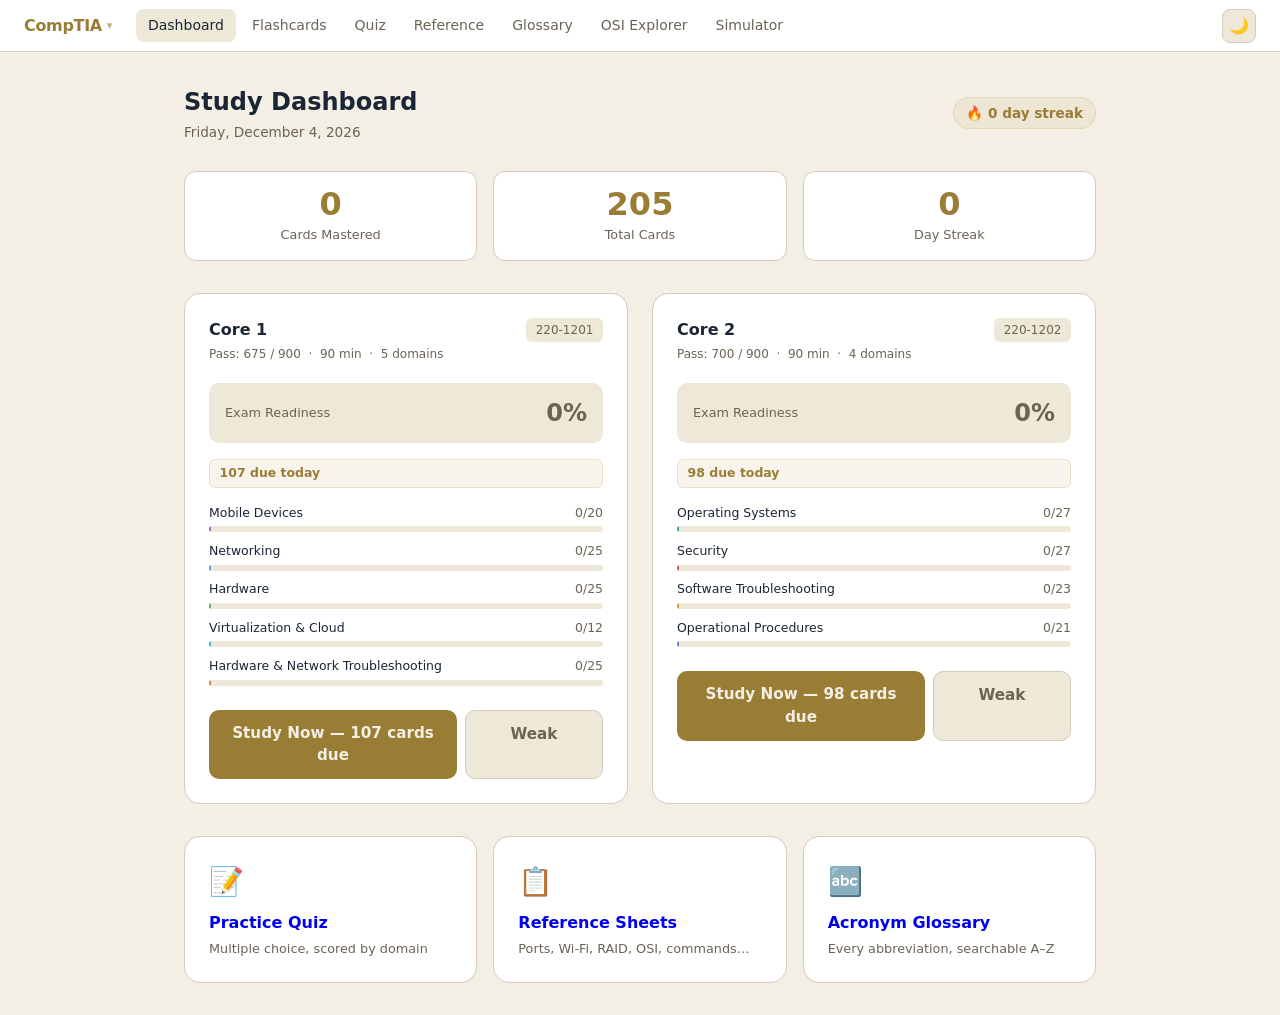
<file: index.html>
<!DOCTYPE html>
<html lang="en">
<head>
  <meta charset="UTF-8">
  <meta name="viewport" content="width=device-width, initial-scale=1.0">
  <title>CompTIA A+ Study</title>
  <link rel="stylesheet" href="style.css">
  <script>if(localStorage.getItem('comptia_theme')==='dark')document.documentElement.setAttribute('data-theme','dark');</script>
</head>
<body>

<nav class="site-nav">
  <div class="nav-brand-dropdown">
    <button class="nav-brand">CompTIA <span class="nav-chevron">▾</span></button>
    <div class="nav-dropdown-menu">
      <div class="nav-dropdown-label">Certifications</div>
      <a href="index.html" class="nav-dropdown-item active">A+ (220-1201/1202)</a>
      <a href="netplus.html" class="nav-dropdown-item">Network+ (N10-009)</a>
    </div>
  </div>
  <div class="nav-links">
    <a href="index.html" class="active">Dashboard</a>
    <a href="flashcards.html">Flashcards</a>
    <a href="quiz.html">Quiz</a>
    <a href="reference.html">Reference</a>
    <a href="glossary.html">Glossary</a>
    <a href="osi.html">OSI Explorer</a>
    <a href="simulator.html">Simulator</a>
  </div>
  <button id="theme-toggle" class="theme-toggle" aria-label="Toggle theme">☀</button>
</nav>

<div id="dashboard" class="page-container">

  <div style="display:flex;align-items:center;justify-content:space-between;margin-bottom:1.75rem;flex-wrap:wrap;gap:0.75rem">
    <div>
      <h1 style="font-size:1.5rem;font-weight:800;margin-bottom:0.15rem">Study Dashboard</h1>
      <div style="font-size:0.85rem;color:var(--muted)" id="today-date"></div>
    </div>
    <span id="streak-badge" class="streak-badge">🔥 0 day streak</span>
  </div>

  <!-- Quick stats -->
  <div class="dash-stats" style="margin-bottom:2rem">
    <div class="stat-card">
      <div class="stat-value" id="stat-mastered">0</div>
      <div class="stat-label">Cards Mastered</div>
    </div>
    <div class="stat-card">
      <div class="stat-value" id="stat-total">0</div>
      <div class="stat-label">Total Cards</div>
    </div>
    <div class="stat-card">
      <div class="stat-value" id="stat-streak">0</div>
      <div class="stat-label">Day Streak</div>
    </div>
  </div>

  <!-- Exam cards -->
  <div class="exam-grid">

    <!-- Core 1 -->
    <div class="exam-card">
      <div class="exam-card-header">
        <div>
          <h2>Core 1</h2>
          <div style="font-size:0.75rem;color:var(--muted);margin-top:0.2rem">Pass: 675 / 900 &nbsp;·&nbsp; 90 min &nbsp;·&nbsp; 5 domains</div>
        </div>
        <span class="exam-code">220-1201</span>
      </div>

      <div class="readiness-row">
        <span class="readiness-label">Exam Readiness</span>
        <span class="readiness-value" id="core1-readiness" style="color:var(--muted)">0%</span>
      </div>

      <div class="due-badge" id="core1-due" style="margin-bottom:1rem">— due today</div>
      <div class="domain-list" id="core1-domains"></div>

      <div style="display:flex;gap:0.5rem;margin-top:1rem">
        <a href="flashcards.html?exam=core1&mode=due" class="study-btn" style="text-decoration:none;text-align:center;flex:2" id="core1-study-btn">Study Now</a>
        <a href="flashcards.html?exam=core1&mode=weak" class="study-btn" style="text-decoration:none;text-align:center;flex:1;background:var(--surface2);color:var(--muted);border:1px solid var(--border)" title="Weak cards only">Weak</a>
      </div>
    </div>

    <!-- Core 2 -->
    <div class="exam-card">
      <div class="exam-card-header">
        <div>
          <h2>Core 2</h2>
          <div style="font-size:0.75rem;color:var(--muted);margin-top:0.2rem">Pass: 700 / 900 &nbsp;·&nbsp; 90 min &nbsp;·&nbsp; 4 domains</div>
        </div>
        <span class="exam-code">220-1202</span>
      </div>

      <div class="readiness-row">
        <span class="readiness-label">Exam Readiness</span>
        <span class="readiness-value" id="core2-readiness" style="color:var(--muted)">0%</span>
      </div>

      <div class="due-badge" id="core2-due" style="margin-bottom:1rem">— due today</div>
      <div class="domain-list" id="core2-domains"></div>

      <div style="display:flex;gap:0.5rem;margin-top:1rem">
        <a href="flashcards.html?exam=core2&mode=due" class="study-btn" style="text-decoration:none;text-align:center;flex:2" id="core2-study-btn">Study Now</a>
        <a href="flashcards.html?exam=core2&mode=weak" class="study-btn" style="text-decoration:none;text-align:center;flex:1;background:var(--surface2);color:var(--muted);border:1px solid var(--border)" title="Weak cards only">Weak</a>
      </div>
    </div>

  </div>

  <!-- Quick links -->
  <div style="margin-top:2rem;display:grid;grid-template-columns:repeat(auto-fit,minmax(180px,1fr));gap:1rem">
    <a href="quiz.html" style="text-decoration:none">
      <div class="exam-card quick-link-card" style="cursor:pointer">
        <div style="font-size:1.75rem;margin-bottom:0.5rem">📝</div>
        <div style="font-weight:700;margin-bottom:0.25rem">Practice Quiz</div>
        <div style="font-size:0.8rem;color:var(--muted)">Multiple choice, scored by domain</div>
      </div>
    </a>
    <a href="reference.html" style="text-decoration:none">
      <div class="exam-card quick-link-card" style="cursor:pointer">
        <div style="font-size:1.75rem;margin-bottom:0.5rem">📋</div>
        <div style="font-weight:700;margin-bottom:0.25rem">Reference Sheets</div>
        <div style="font-size:0.8rem;color:var(--muted)">Ports, Wi-Fi, RAID, OSI, commands…</div>
      </div>
    </a>
    <a href="glossary.html" style="text-decoration:none">
      <div class="exam-card quick-link-card" style="cursor:pointer">
        <div style="font-size:1.75rem;margin-bottom:0.5rem">🔤</div>
        <div style="font-weight:700;margin-bottom:0.25rem">Acronym Glossary</div>
        <div style="font-size:0.8rem;color:var(--muted)">Every abbreviation, searchable A–Z</div>
      </div>
    </a>
  </div>

</div>

<script src="data/core1.js"></script>
<script src="data/core2.js"></script>
<script src="theme.js"></script>
<script src="app.js"></script>
<script>
  document.getElementById('today-date').textContent = new Date().toLocaleDateString('en-US', {
    weekday: 'long', month: 'long', day: 'numeric', year: 'numeric'
  });
  renderDashboard();
</script>
</body>
</html>
</file>
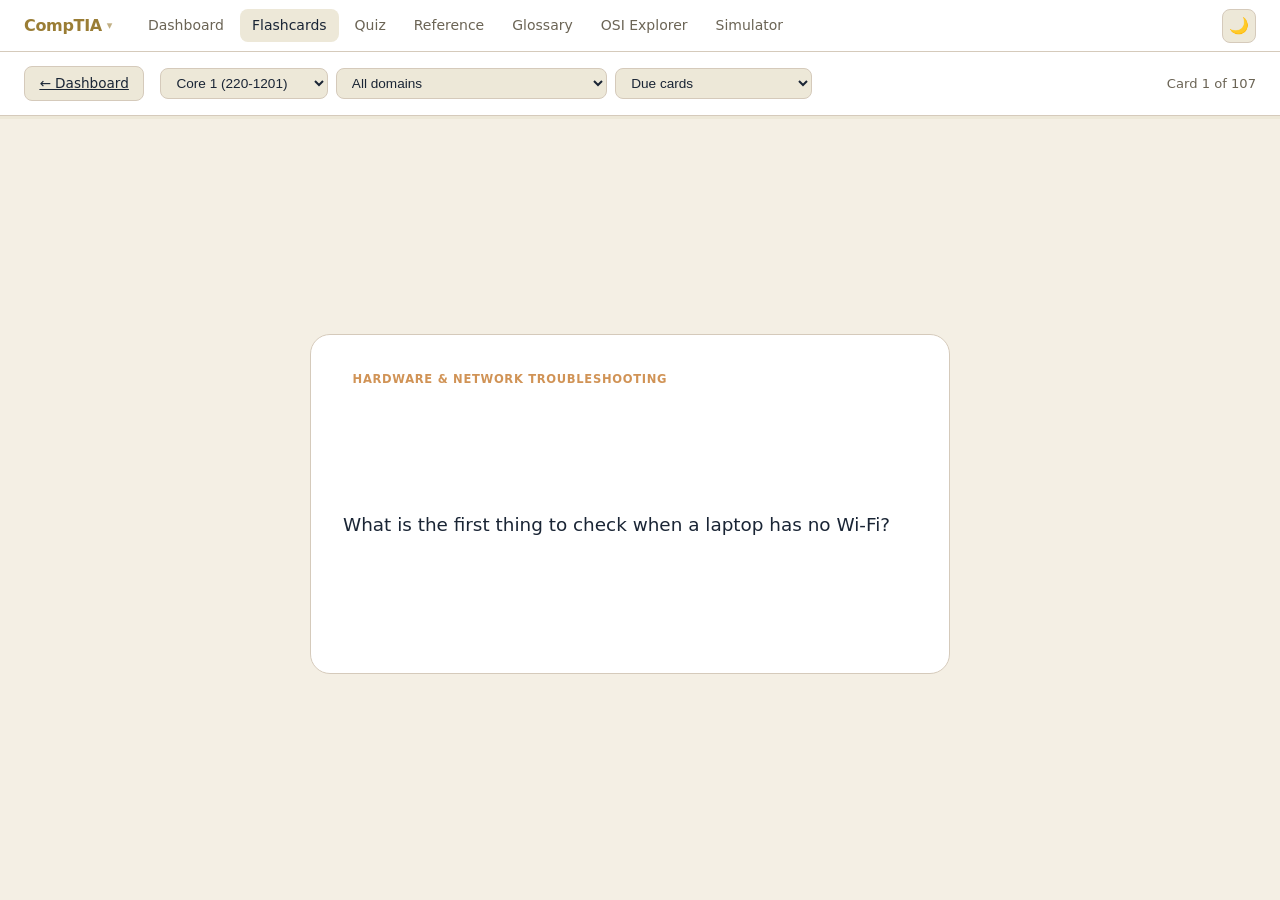
<file: flashcards.html>
<!DOCTYPE html>
<html lang="en">
<head>
  <meta charset="UTF-8">
  <meta name="viewport" content="width=device-width, initial-scale=1.0">
  <title>Flashcards — CompTIA A+ Study</title>
  <link rel="stylesheet" href="style.css">
  <script>if(localStorage.getItem('comptia_theme')==='dark')document.documentElement.setAttribute('data-theme','dark');</script>
</head>
<body style="display:flex;flex-direction:column;min-height:100vh">

<nav class="site-nav">
  <div class="nav-brand-dropdown">
    <button class="nav-brand">CompTIA <span class="nav-chevron">▾</span></button>
    <div class="nav-dropdown-menu">
      <div class="nav-dropdown-label">Certifications</div>
      <a href="index.html" class="nav-dropdown-item">A+ (220-1201/1202)</a>
      <a href="netplus.html" class="nav-dropdown-item">Network+ (N10-009)</a>
    </div>
  </div>
  <div class="nav-links">
    <a href="index.html">Dashboard</a>
    <a href="flashcards.html" class="active">Flashcards</a>
    <a href="quiz.html">Quiz</a>
    <a href="reference.html">Reference</a>
    <a href="glossary.html">Glossary</a>
    <a href="osi.html">OSI Explorer</a>
    <a href="simulator.html">Simulator</a>
  </div>
  <button id="theme-toggle" class="theme-toggle" aria-label="Toggle theme">☀</button>
</nav>

<!-- Study header -->
<div class="study-header">
  <a href="index.html" class="back-btn">← Dashboard</a>
  <div class="deck-controls">
    <select id="fc-exam-select">
      <option value="core1">Core 1 (220-1201)</option>
      <option value="core2">Core 2 (220-1202)</option>
      <option value="netplus">Network+ (N10-009)</option>
    </select>
    <select id="fc-domain-select">
      <option value="all">All domains</option>
    </select>
    <select id="fc-mode-select">
      <option value="due">Due cards</option>
      <option value="weak">Weak cards (Again/Hard)</option>
      <option value="all">All cards</option>
    </select>
  </div>
  <div class="card-counter">
    Card <span id="fc-card-num">1</span> of <span id="fc-card-total">0</span>
  </div>
</div>

<div class="session-progress-bar">
  <div class="session-progress-fill" id="fc-progress-fill" style="width:0%"></div>
</div>

<!-- Card stage -->
<div class="card-stage" id="fc-stage" style="flex:1">
  <div style="width:100%;max-width:660px">

    <div class="card-wrapper">
      <div class="card" id="fc-card">
        <div class="card-face card-front-face">
          <div class="card-domain-badge" id="fc-badge-front"></div>
          <p class="card-question" id="fc-question"></p>
        </div>
        <div class="card-face card-back-face">
          <div class="card-domain-badge" id="fc-badge-back"></div>
          <p class="card-answer" id="fc-answer"></p>
          <p class="card-detail" id="fc-detail"></p>
        </div>
      </div>
    </div>

    <p class="flip-hint" id="fc-flip-hint">Click the card or press <kbd>Space</kbd> to reveal the answer</p>

    <div class="rating-area hidden" id="fc-rating-area">
      <button class="rate-btn" data-rating="again">Again<span class="rate-key-hint">1</span></button>
      <button class="rate-btn" data-rating="hard">Hard<span class="rate-key-hint">2</span></button>
      <button class="rate-btn" data-rating="good">Good<span class="rate-key-hint">3</span></button>
      <button class="rate-btn" data-rating="easy">Easy<span class="rate-key-hint">4</span></button>
    </div>

  </div>
</div>

<!-- Session complete -->
<div class="session-complete hidden" id="fc-session-done" style="flex:1">
  <div style="font-size:3rem">✅</div>
  <h2>Session Complete!</h2>
  <p>You reviewed <strong id="fc-session-count">0</strong> cards this session.</p>
  <div class="session-actions">
    <button class="btn-secondary" id="fc-restart-btn">Study Again</button>
    <a href="index.html" class="btn-primary" style="text-decoration:none;display:inline-flex;align-items:center;padding:0.7rem 1.5rem">Back to Dashboard</a>
  </div>
</div>

<script src="data/core1.js"></script>
<script src="data/core2.js"></script>
<script src="data/netplus-week1.js"></script>
<script src="theme.js"></script>
<script src="app.js"></script>
<script src="flashcards.js"></script>
</body>
</html>
</file>
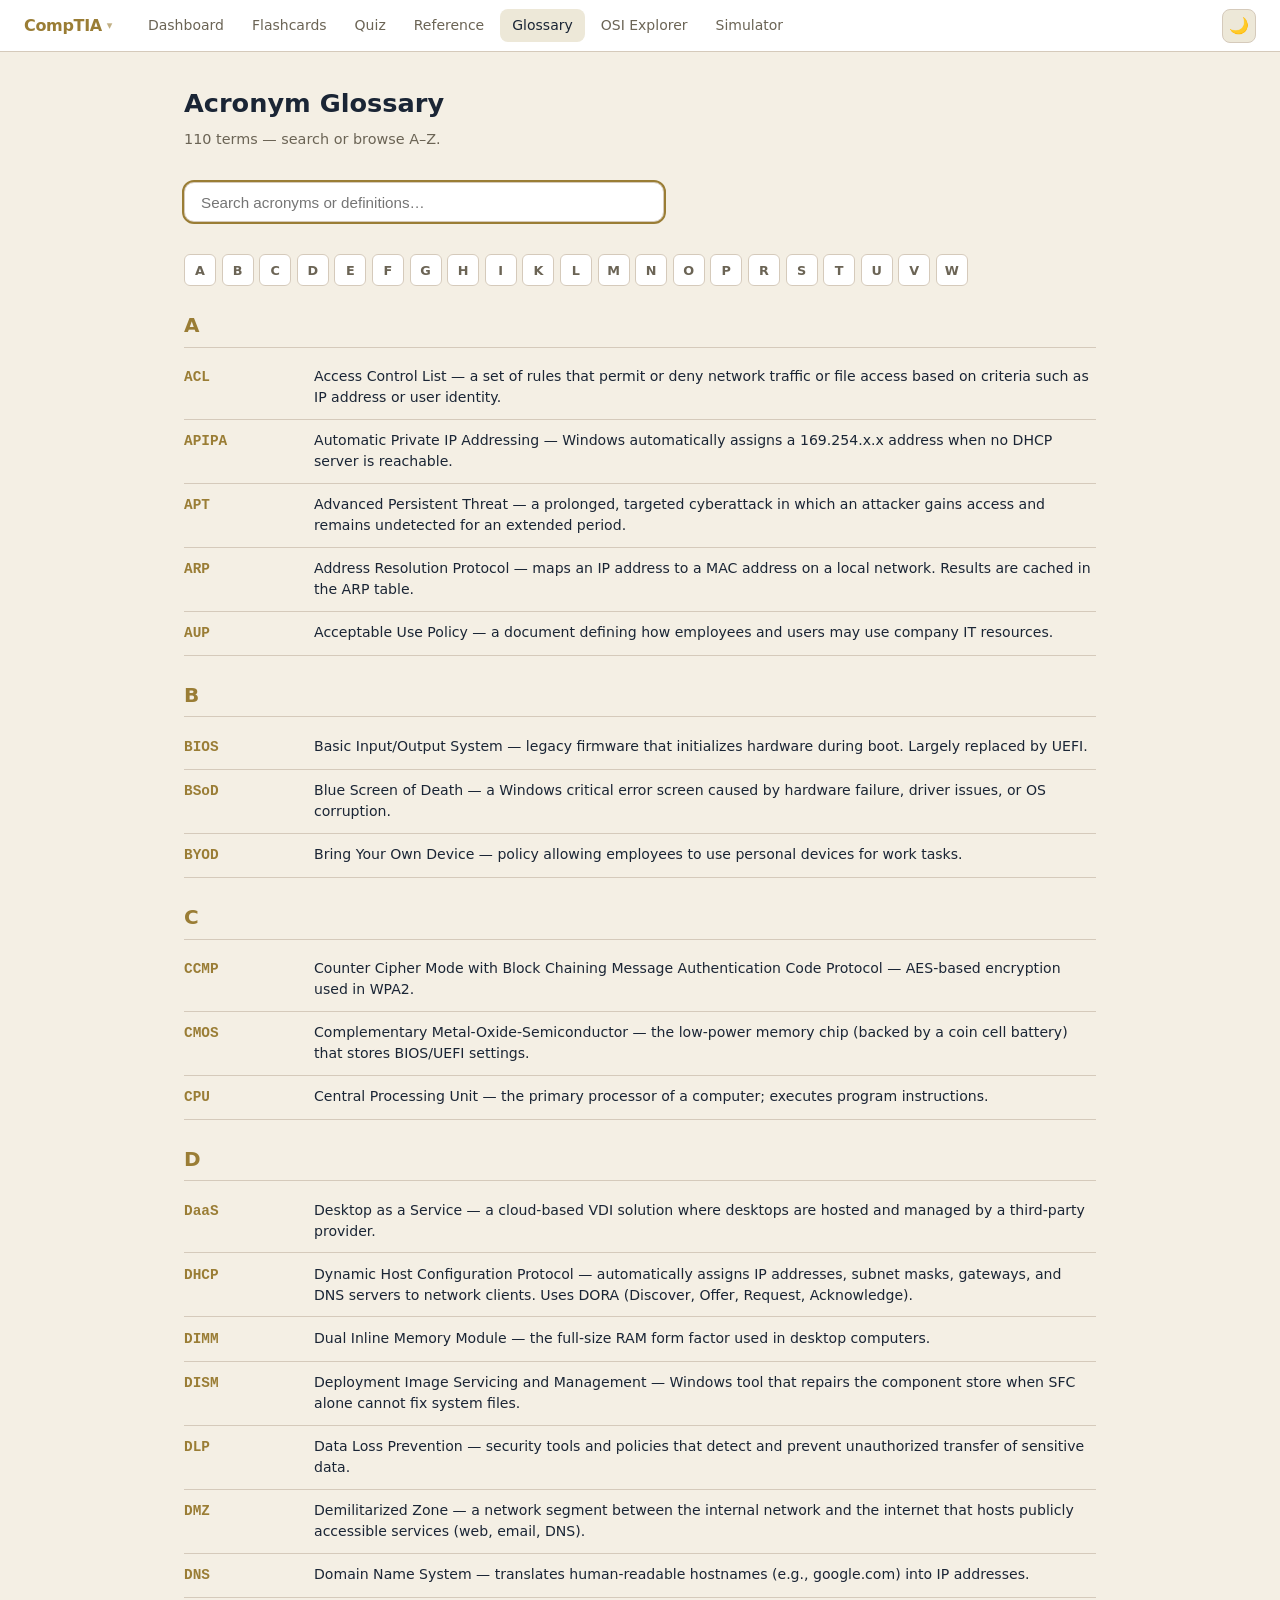
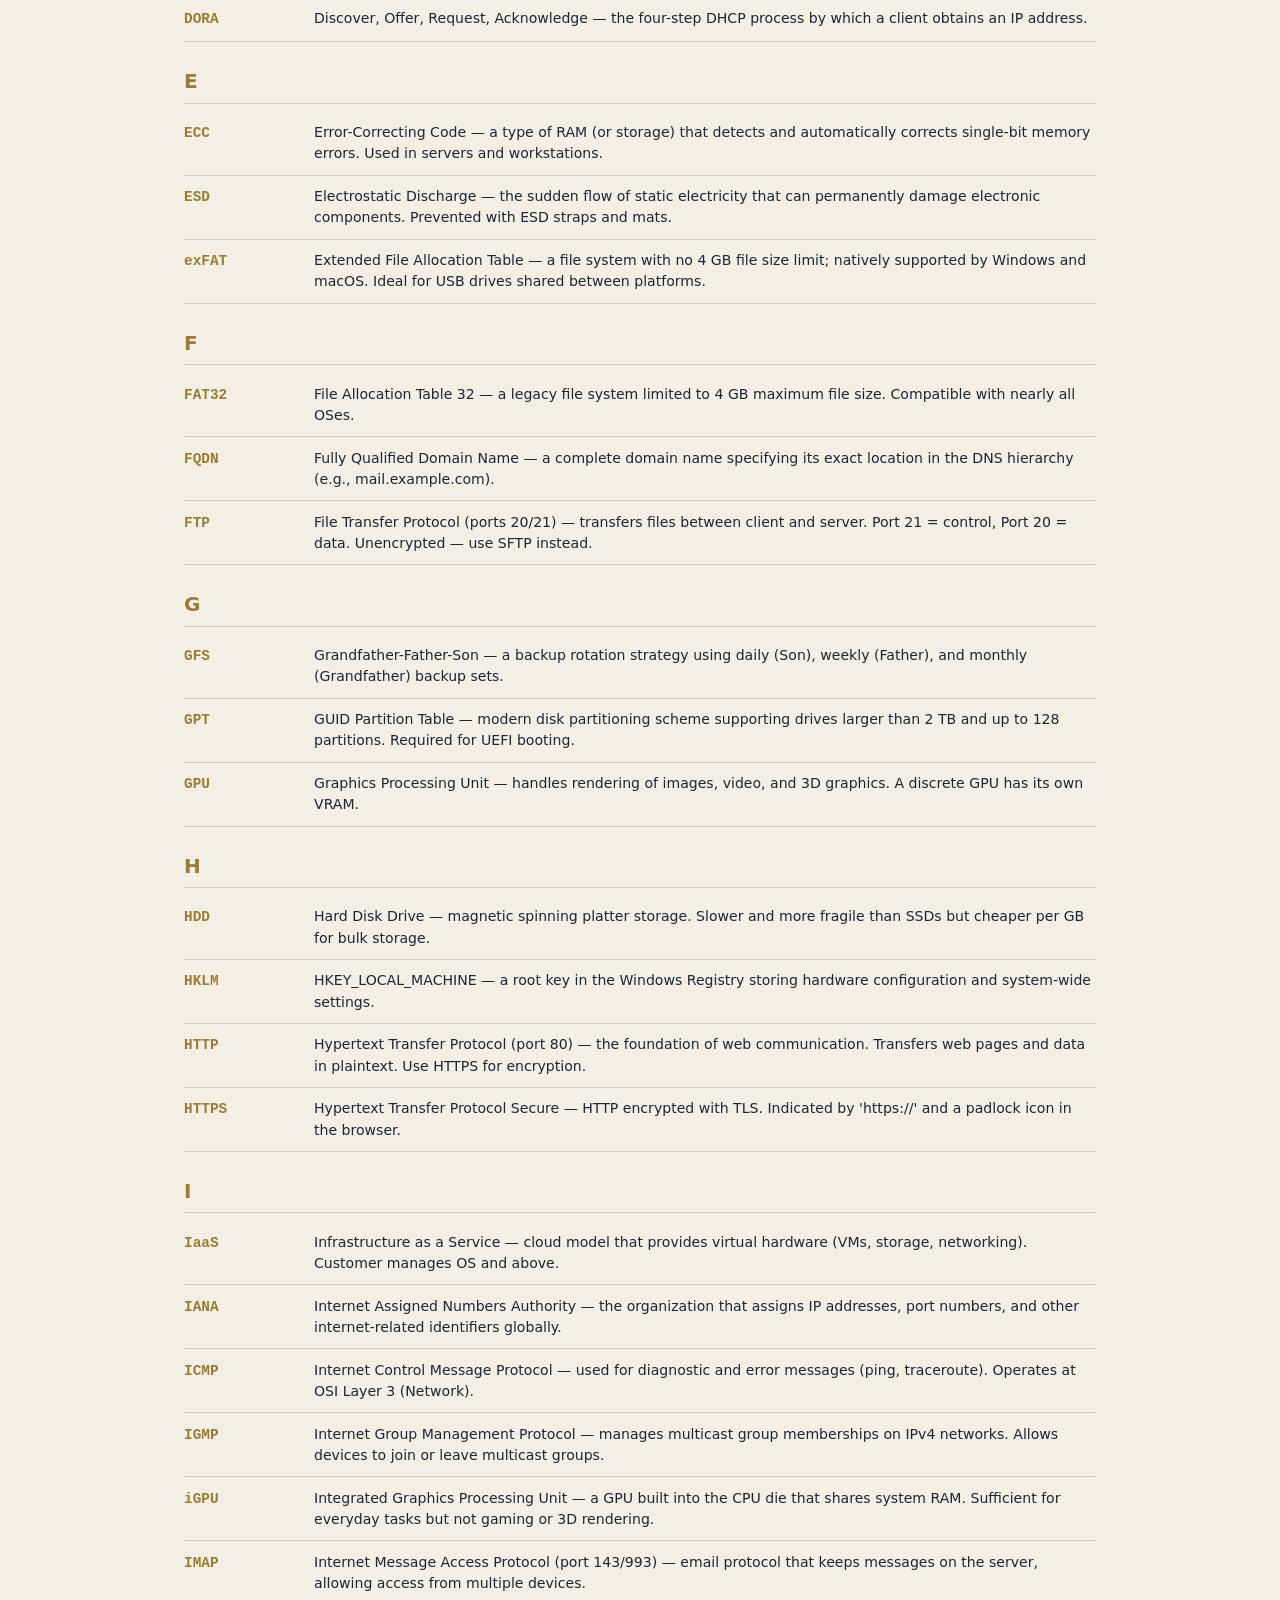
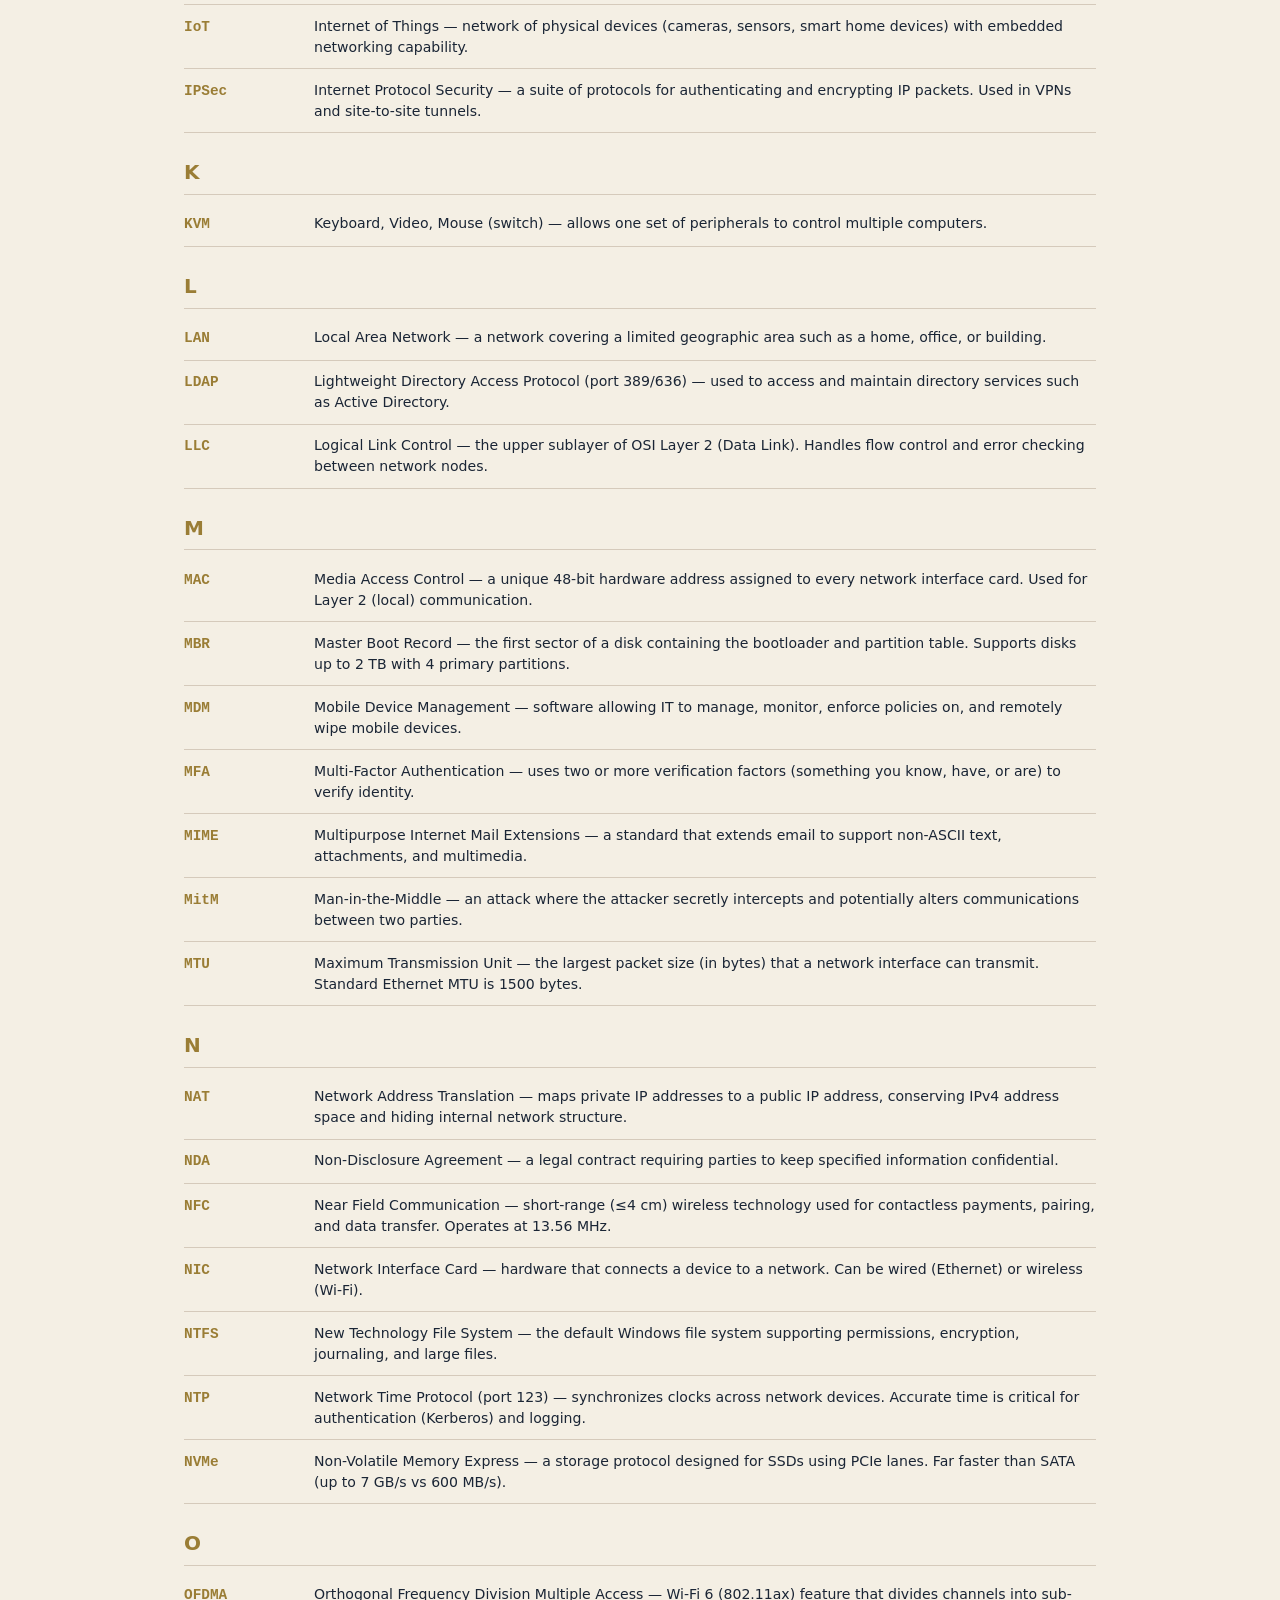
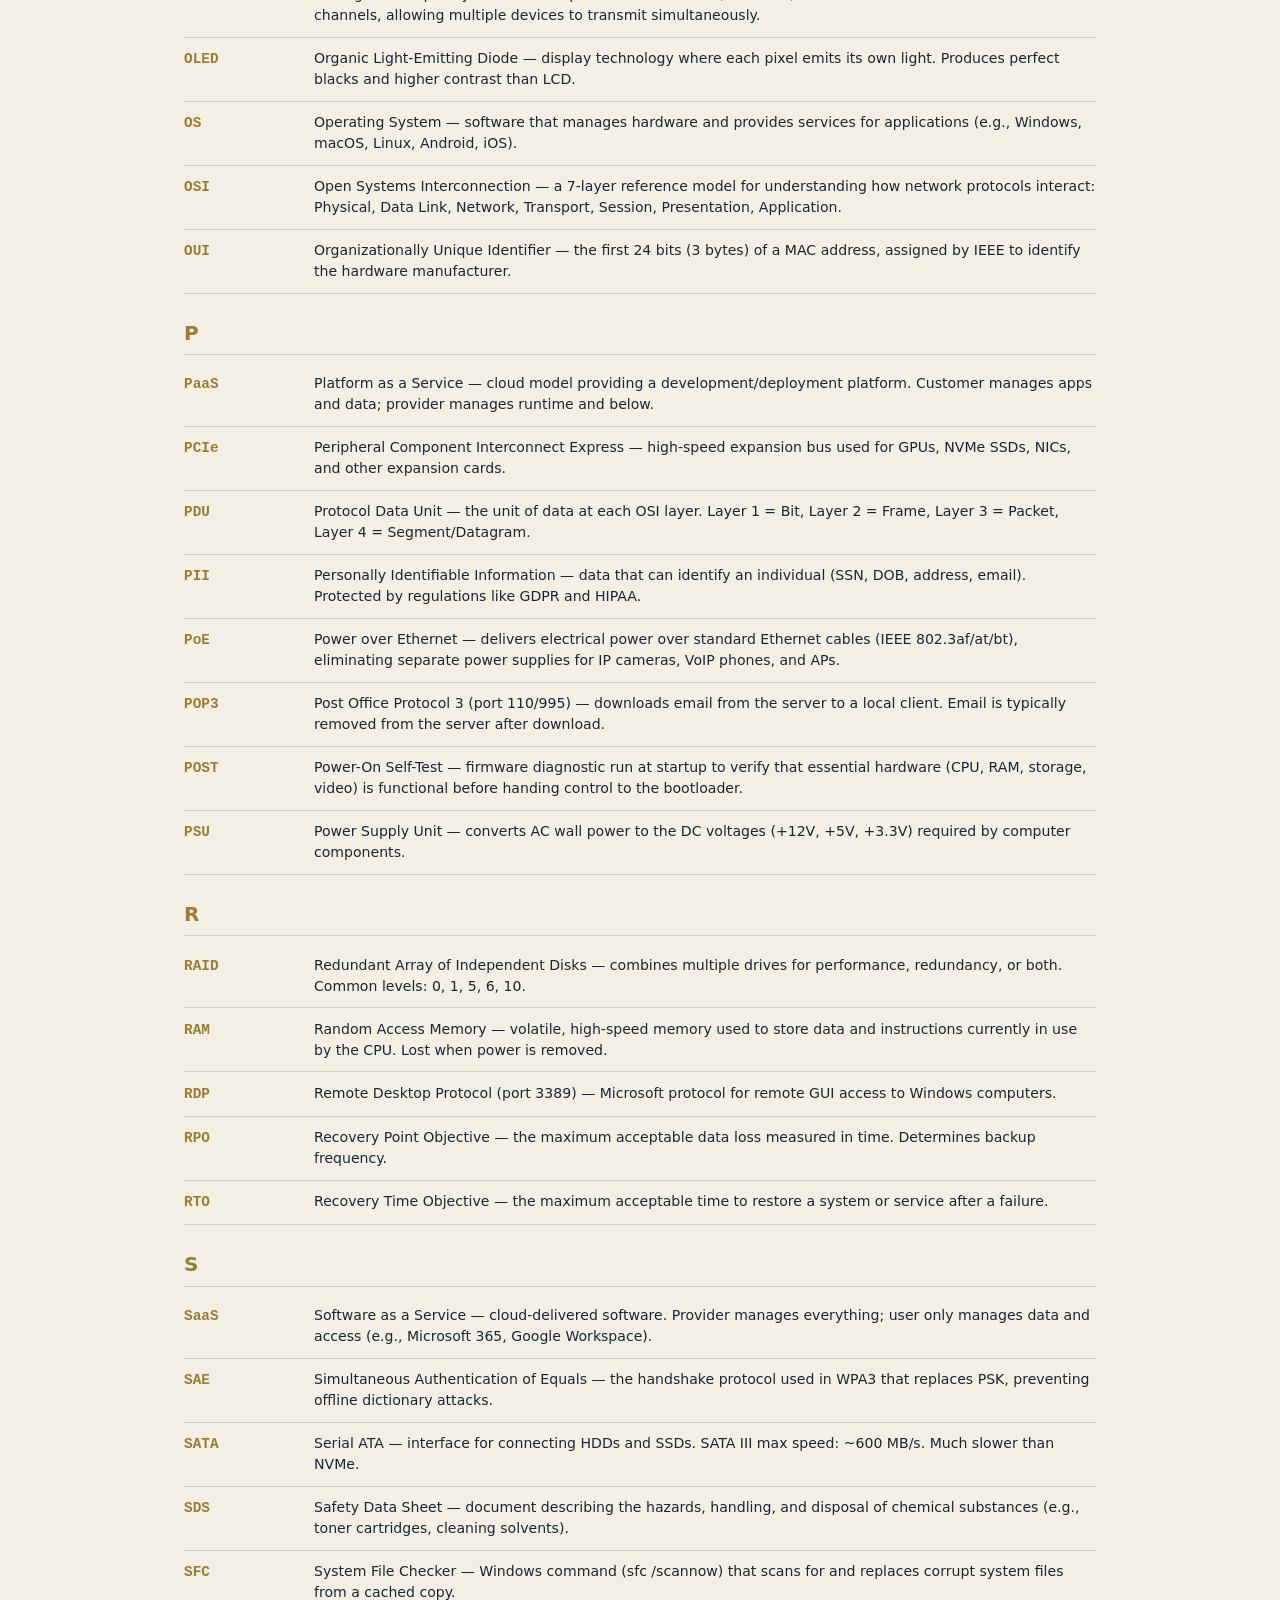
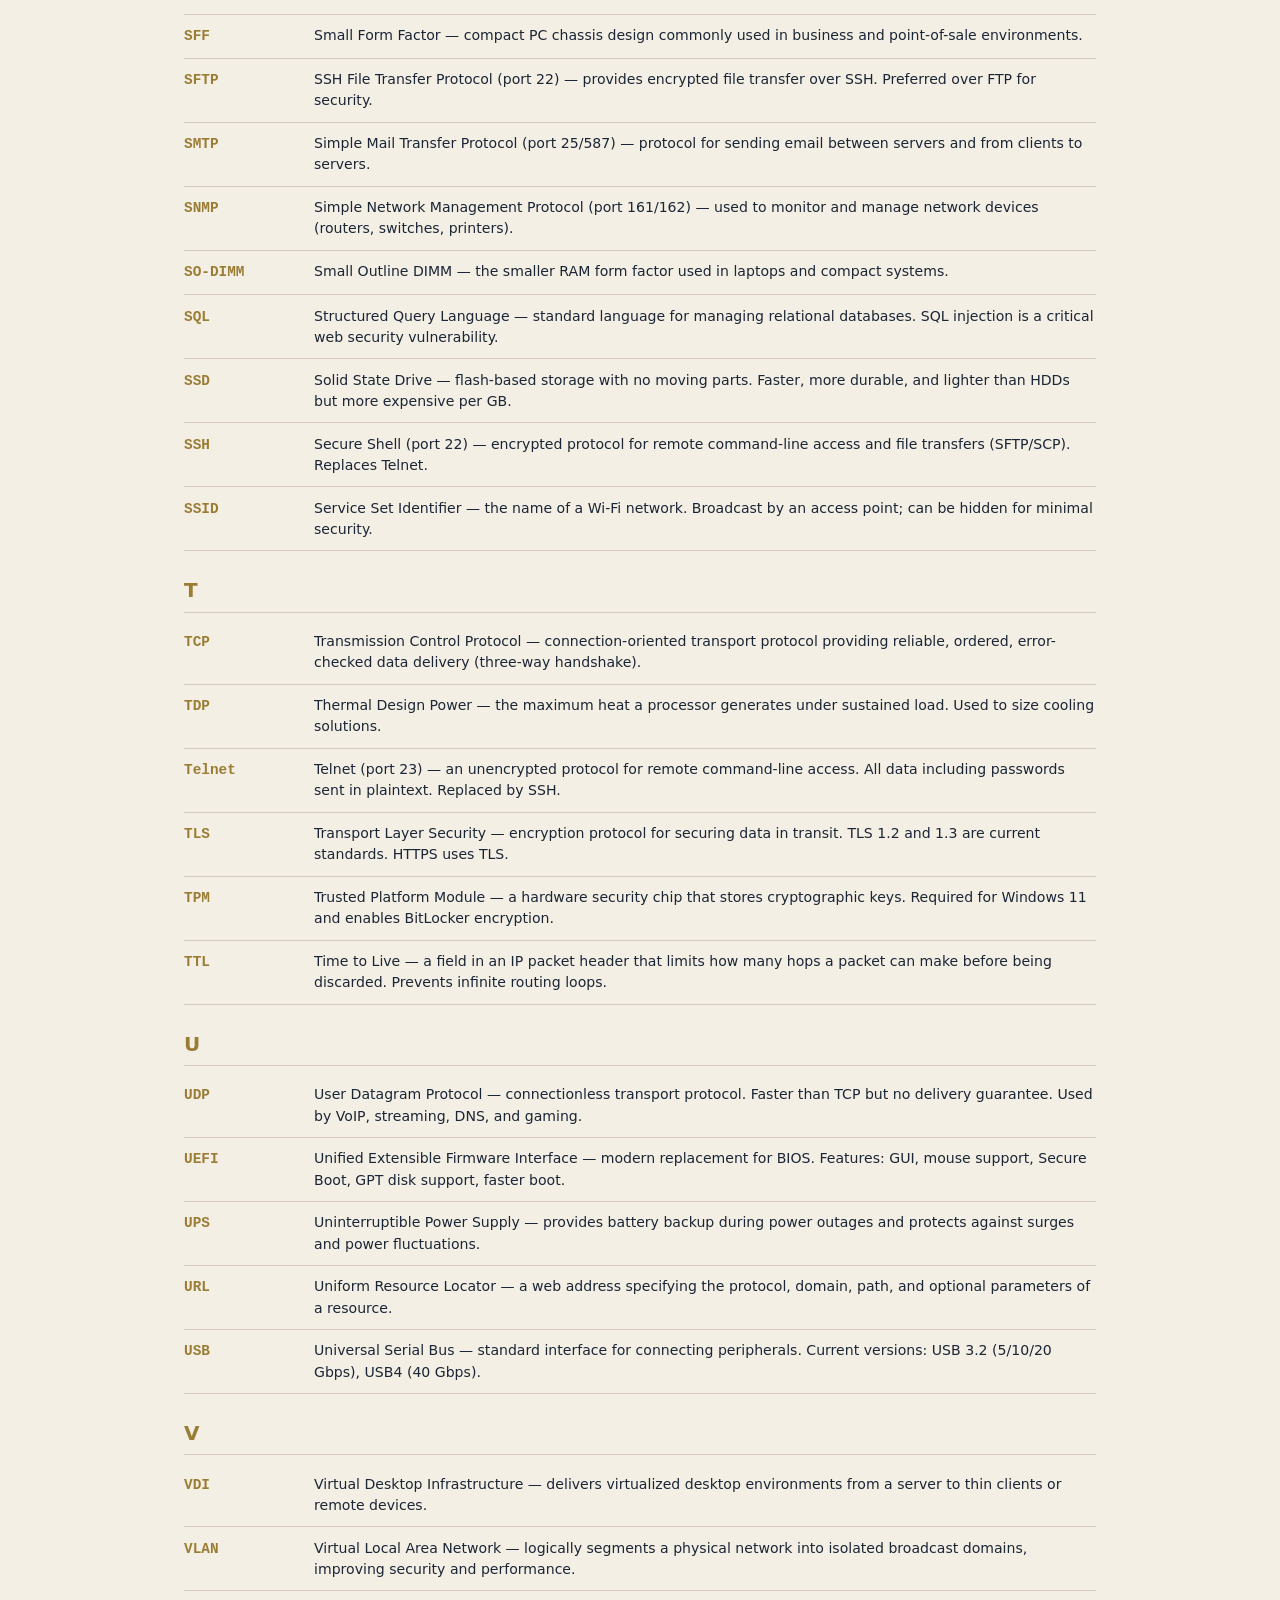
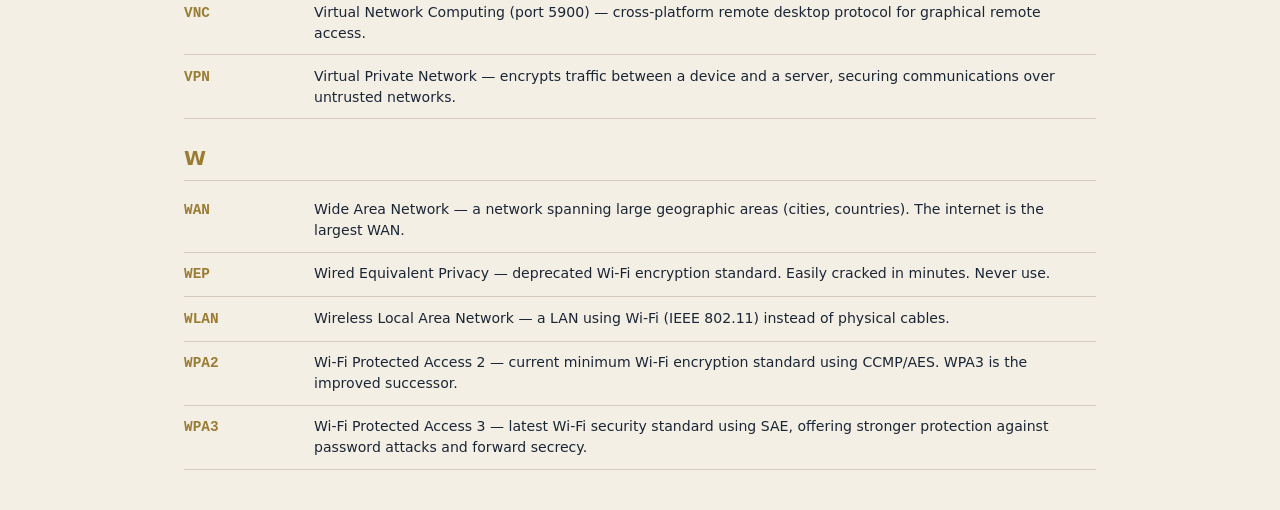
<file: glossary.html>
<!DOCTYPE html>
<html lang="en">
<head>
  <meta charset="UTF-8">
  <meta name="viewport" content="width=device-width, initial-scale=1.0">
  <title>Acronym Glossary — CompTIA A+ Study</title>
  <link rel="stylesheet" href="style.css">
  <script>if(localStorage.getItem('comptia_theme')==='dark')document.documentElement.setAttribute('data-theme','dark');</script>
</head>
<body>

<nav class="site-nav">
  <div class="nav-brand-dropdown">
    <button class="nav-brand">CompTIA <span class="nav-chevron">▾</span></button>
    <div class="nav-dropdown-menu">
      <div class="nav-dropdown-label">Certifications</div>
      <a href="index.html" class="nav-dropdown-item">A+ (220-1201/1202)</a>
      <a href="netplus.html" class="nav-dropdown-item">Network+ (N10-009)</a>
    </div>
  </div>
  <div class="nav-links">
    <a href="index.html">Dashboard</a>
    <a href="flashcards.html">Flashcards</a>
    <a href="quiz.html">Quiz</a>
    <a href="reference.html">Reference</a>
    <a href="glossary.html" class="active">Glossary</a>
    <a href="osi.html">OSI Explorer</a>
    <a href="simulator.html">Simulator</a>
  </div>
  <button id="theme-toggle" class="theme-toggle" aria-label="Toggle theme">☀</button>
</nav>

<div class="page-container">

  <div class="ref-header">
    <h1 class="page-title">Acronym Glossary</h1>
    <p class="page-subtitle"><span id="gloss-count"></span> terms — search or browse A–Z.</p>
    <input
      id="gloss-search"
      class="gloss-search"
      type="search"
      placeholder="Search acronyms or definitions…"
      autofocus
    >
  </div>

  <div class="alpha-nav" id="alpha-nav"></div>

  <div id="gloss-list"></div>

  <p id="gloss-empty" class="hidden" style="text-align:center;color:var(--muted);padding:3rem">
    No terms match your search.
  </p>

</div>

<script src="theme.js"></script>
<script src="glossary-data.js"></script>
<script>
  const search  = document.getElementById('gloss-search');
  const listEl  = document.getElementById('gloss-list');
  const emptyEl = document.getElementById('gloss-empty');
  const alphaEl = document.getElementById('alpha-nav');
  document.getElementById('gloss-count').textContent = GLOSSARY.length;

  function render(filter) {
    const q = (filter || '').toLowerCase().trim();
    const filtered = q
      ? GLOSSARY.filter(g => g.term.toLowerCase().includes(q) || g.def.toLowerCase().includes(q))
      : GLOSSARY;

    listEl.innerHTML = '';
    if (filtered.length === 0) { emptyEl.classList.remove('hidden'); return; }
    emptyEl.classList.add('hidden');

    // Group by first letter
    const groups = {};
    filtered.forEach(g => {
      const letter = g.term[0].toUpperCase();
      if (!groups[letter]) groups[letter] = [];
      groups[letter].push(g);
    });

    Object.keys(groups).sort().forEach(letter => {
      const section = document.createElement('div');
      section.className = 'gloss-letter-section';
      section.id = 'letter-' + letter;
      section.innerHTML = `<div class="gloss-letter-heading">${letter}</div>`;

      groups[letter].forEach(({ term, def }) => {
        const item = document.createElement('div');
        item.className = 'gloss-item';
        item.innerHTML = `<dt class="gloss-term">${term}</dt><dd class="gloss-def">${def}</dd>`;
        section.appendChild(item);
      });

      listEl.appendChild(section);
    });
  }

  function buildAlphaNav() {
    const letters = [...new Set(GLOSSARY.map(g => g.term[0].toUpperCase()))].sort();
    alphaEl.innerHTML = '';
    letters.forEach(l => {
      const a = document.createElement('a');
      a.className = 'alpha-link';
      a.textContent = l;
      a.href = '#letter-' + l;
      alphaEl.appendChild(a);
    });
  }

  search.addEventListener('input', e => render(e.target.value));
  buildAlphaNav();
  render('');
</script>
</body>
</html>
</file>
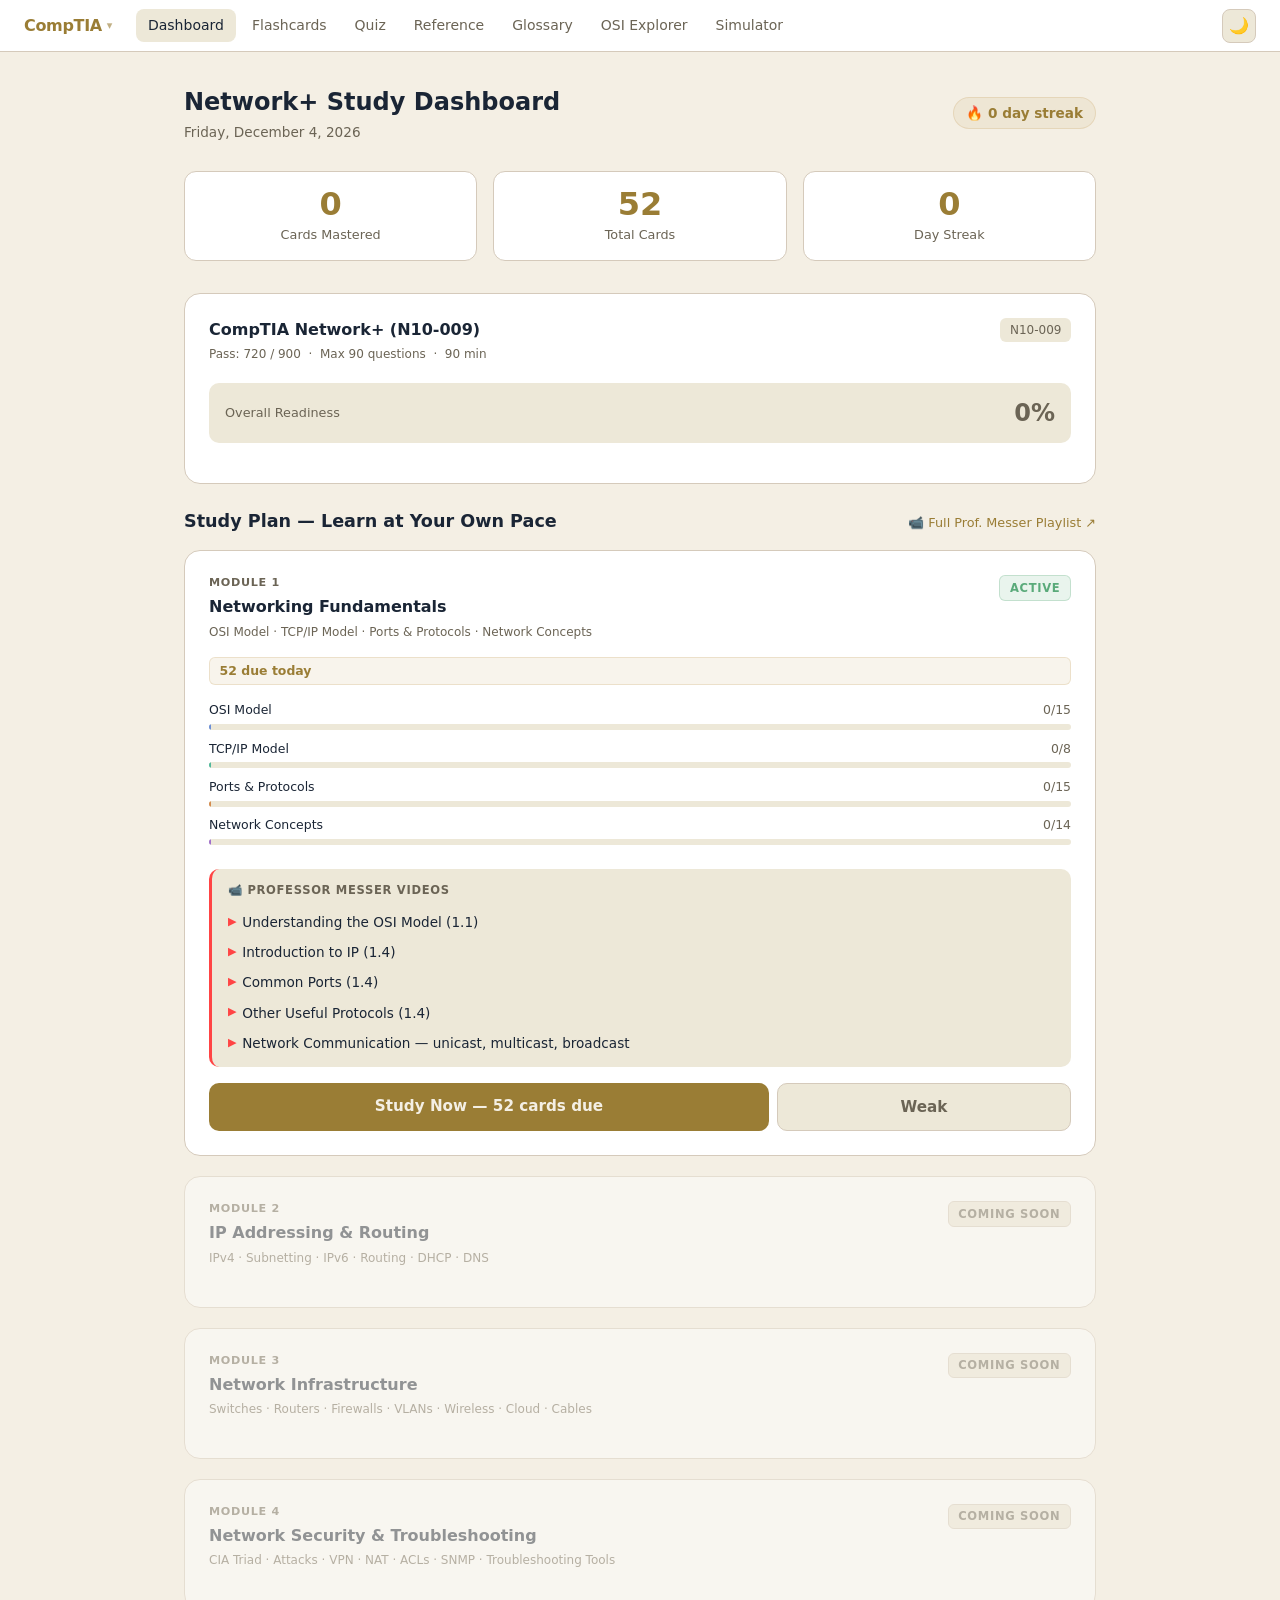
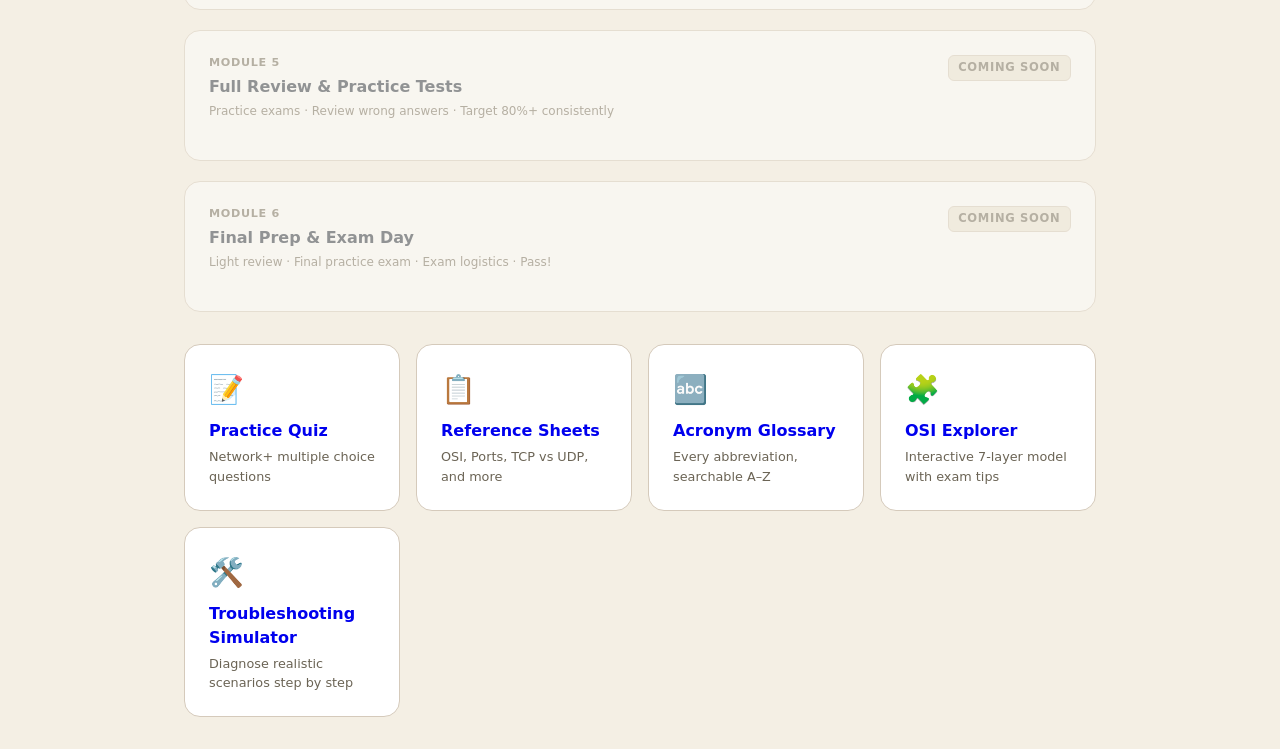
<file: netplus.html>
<!DOCTYPE html>
<html lang="en">
<head>
  <meta charset="UTF-8">
  <meta name="viewport" content="width=device-width, initial-scale=1.0">
  <title>Network+ Study — CompTIA Study</title>
  <link rel="stylesheet" href="style.css">
  <script>if(localStorage.getItem('comptia_theme')==='dark')document.documentElement.setAttribute('data-theme','dark');</script>
</head>
<body>

<nav class="site-nav">
  <div class="nav-brand-dropdown">
    <button class="nav-brand">CompTIA <span class="nav-chevron">▾</span></button>
    <div class="nav-dropdown-menu">
      <div class="nav-dropdown-label">Certifications</div>
      <a href="index.html" class="nav-dropdown-item">A+ (220-1201/1202)</a>
      <a href="netplus.html" class="nav-dropdown-item active">Network+ (N10-009)</a>
    </div>
  </div>
  <div class="nav-links">
    <a href="netplus.html" class="active">Dashboard</a>
    <a href="flashcards.html?exam=netplus">Flashcards</a>
    <a href="quiz.html">Quiz</a>
    <a href="reference.html">Reference</a>
    <a href="glossary.html">Glossary</a>
    <a href="osi.html">OSI Explorer</a>
    <a href="simulator.html">Simulator</a>
  </div>
  <button id="theme-toggle" class="theme-toggle" aria-label="Toggle theme">☀</button>
</nav>

<div id="dashboard" class="page-container">

  <div style="display:flex;align-items:center;justify-content:space-between;margin-bottom:1.75rem;flex-wrap:wrap;gap:0.75rem">
    <div>
      <h1 style="font-size:1.5rem;font-weight:800;margin-bottom:0.15rem">Network+ Study Dashboard</h1>
      <div style="font-size:0.85rem;color:var(--muted)" id="today-date"></div>
    </div>
    <span id="streak-badge" class="streak-badge">🔥 0 day streak</span>
  </div>

  <!-- Quick stats -->
  <div class="dash-stats" style="margin-bottom:2rem">
    <div class="stat-card">
      <div class="stat-value" id="stat-mastered">0</div>
      <div class="stat-label">Cards Mastered</div>
    </div>
    <div class="stat-card">
      <div class="stat-value" id="stat-total">0</div>
      <div class="stat-label">Total Cards</div>
    </div>
    <div class="stat-card">
      <div class="stat-value" id="stat-streak">0</div>
      <div class="stat-label">Day Streak</div>
    </div>
  </div>

  <!-- Exam info -->
  <div class="exam-card" style="margin-bottom:1.5rem">
    <div class="exam-card-header">
      <div>
        <h2>CompTIA Network+ (N10-009)</h2>
        <div style="font-size:0.75rem;color:var(--muted);margin-top:0.2rem">Pass: 720 / 900 &nbsp;·&nbsp; Max 90 questions &nbsp;·&nbsp; 90 min</div>
      </div>
      <span class="exam-code">N10-009</span>
    </div>
    <div class="readiness-row">
      <span class="readiness-label">Overall Readiness</span>
      <span class="readiness-value" id="np-readiness" style="color:var(--muted)">0%</span>
    </div>
  </div>

  <!-- Module cards -->
  <div style="display:flex;justify-content:space-between;align-items:baseline;flex-wrap:wrap;gap:0.5rem;margin-bottom:1rem">
    <h2 style="font-size:1.1rem;font-weight:700">Study Plan — Learn at Your Own Pace</h2>
    <a href="https://www.youtube.com/playlist?list=PLG49S3nxzAnl_tQe3kvnmeMid0mjF8Le8" target="_blank" rel="noopener" style="font-size:0.8rem;color:var(--accent);text-decoration:none">📹 Full Prof. Messer Playlist ↗</a>
  </div>

  <div class="week-grid">

    <!-- Module 1: Active -->
    <div class="week-card" id="module1-card">
      <div class="week-card-header">
        <div>
          <div style="font-size:0.7rem;color:var(--muted);text-transform:uppercase;letter-spacing:0.06em;font-weight:700;margin-bottom:0.2rem">Module 1</div>
          <h3 style="font-size:1rem;font-weight:700;margin-bottom:0.2rem">Networking Fundamentals</h3>
          <div style="font-size:0.75rem;color:var(--muted)">OSI Model · TCP/IP Model · Ports & Protocols · Network Concepts</div>
        </div>
        <span class="week-badge active">Active</span>
      </div>

      <div class="due-badge" id="np-due" style="margin-bottom:1rem">— due today</div>
      <div class="domain-list" id="np-domains"></div>

      <div class="video-links">
        <div class="video-links-header">📹 Professor Messer Videos</div>
        <ul>
          <li><a href="https://www.youtube.com/watch?v=AYgXr1dynKU" target="_blank" rel="noopener">Understanding the OSI Model (1.1)</a></li>
          <li><a href="https://www.youtube.com/watch?v=ueth6WvFVMU" target="_blank" rel="noopener">Introduction to IP (1.4)</a></li>
          <li><a href="https://www.youtube.com/watch?v=jX1pobYmZdE" target="_blank" rel="noopener">Common Ports (1.4)</a></li>
          <li><a href="https://www.youtube.com/watch?v=5BahWbszVAY" target="_blank" rel="noopener">Other Useful Protocols (1.4)</a></li>
          <li><a href="https://www.youtube.com/watch?v=CCrY5SYtbz8" target="_blank" rel="noopener">Network Communication — unicast, multicast, broadcast</a></li>
        </ul>
      </div>

      <div style="display:flex;gap:0.5rem;margin-top:1rem">
        <a href="flashcards.html?exam=netplus&mode=due" class="study-btn" style="text-decoration:none;text-align:center;flex:2" id="np-study-btn">Study Now</a>
        <a href="flashcards.html?exam=netplus&mode=weak" class="study-btn" style="text-decoration:none;text-align:center;flex:1;background:var(--surface2);color:var(--muted);border:1px solid var(--border)" title="Weak cards only">Weak</a>
      </div>
    </div>

    <!-- Module 2: Locked -->
    <div class="week-card locked">
      <div class="week-card-header">
        <div>
          <div style="font-size:0.7rem;color:var(--muted);text-transform:uppercase;letter-spacing:0.06em;font-weight:700;margin-bottom:0.2rem">Module 2</div>
          <h3 style="font-size:1rem;font-weight:700;margin-bottom:0.2rem">IP Addressing & Routing</h3>
          <div style="font-size:0.75rem;color:var(--muted)">IPv4 · Subnetting · IPv6 · Routing · DHCP · DNS</div>
        </div>
        <span class="week-badge locked">Coming Soon</span>
      </div>
    </div>

    <!-- Module 3: Locked -->
    <div class="week-card locked">
      <div class="week-card-header">
        <div>
          <div style="font-size:0.7rem;color:var(--muted);text-transform:uppercase;letter-spacing:0.06em;font-weight:700;margin-bottom:0.2rem">Module 3</div>
          <h3 style="font-size:1rem;font-weight:700;margin-bottom:0.2rem">Network Infrastructure</h3>
          <div style="font-size:0.75rem;color:var(--muted)">Switches · Routers · Firewalls · VLANs · Wireless · Cloud · Cables</div>
        </div>
        <span class="week-badge locked">Coming Soon</span>
      </div>
    </div>

    <!-- Module 4: Locked -->
    <div class="week-card locked">
      <div class="week-card-header">
        <div>
          <div style="font-size:0.7rem;color:var(--muted);text-transform:uppercase;letter-spacing:0.06em;font-weight:700;margin-bottom:0.2rem">Module 4</div>
          <h3 style="font-size:1rem;font-weight:700;margin-bottom:0.2rem">Network Security & Troubleshooting</h3>
          <div style="font-size:0.75rem;color:var(--muted)">CIA Triad · Attacks · VPN · NAT · ACLs · SNMP · Troubleshooting Tools</div>
        </div>
        <span class="week-badge locked">Coming Soon</span>
      </div>
    </div>

    <!-- Module 5: Locked -->
    <div class="week-card locked">
      <div class="week-card-header">
        <div>
          <div style="font-size:0.7rem;color:var(--muted);text-transform:uppercase;letter-spacing:0.06em;font-weight:700;margin-bottom:0.2rem">Module 5</div>
          <h3 style="font-size:1rem;font-weight:700;margin-bottom:0.2rem">Full Review & Practice Tests</h3>
          <div style="font-size:0.75rem;color:var(--muted)">Practice exams · Review wrong answers · Target 80%+ consistently</div>
        </div>
        <span class="week-badge locked">Coming Soon</span>
      </div>
    </div>

    <!-- Module 6: Locked -->
    <div class="week-card locked">
      <div class="week-card-header">
        <div>
          <div style="font-size:0.7rem;color:var(--muted);text-transform:uppercase;letter-spacing:0.06em;font-weight:700;margin-bottom:0.2rem">Module 6</div>
          <h3 style="font-size:1rem;font-weight:700;margin-bottom:0.2rem">Final Prep & Exam Day</h3>
          <div style="font-size:0.75rem;color:var(--muted)">Light review · Final practice exam · Exam logistics · Pass!</div>
        </div>
        <span class="week-badge locked">Coming Soon</span>
      </div>
    </div>

  </div>

  <!-- Quick links -->
  <div style="margin-top:2rem;display:grid;grid-template-columns:repeat(auto-fit,minmax(180px,1fr));gap:1rem">
    <a href="quiz.html" style="text-decoration:none">
      <div class="exam-card quick-link-card" style="cursor:pointer">
        <div style="font-size:1.75rem;margin-bottom:0.5rem">📝</div>
        <div style="font-weight:700;margin-bottom:0.25rem">Practice Quiz</div>
        <div style="font-size:0.8rem;color:var(--muted)">Network+ multiple choice questions</div>
      </div>
    </a>
    <a href="reference.html" style="text-decoration:none">
      <div class="exam-card quick-link-card" style="cursor:pointer">
        <div style="font-size:1.75rem;margin-bottom:0.5rem">📋</div>
        <div style="font-weight:700;margin-bottom:0.25rem">Reference Sheets</div>
        <div style="font-size:0.8rem;color:var(--muted)">OSI, Ports, TCP vs UDP, and more</div>
      </div>
    </a>
    <a href="glossary.html" style="text-decoration:none">
      <div class="exam-card quick-link-card" style="cursor:pointer">
        <div style="font-size:1.75rem;margin-bottom:0.5rem">🔤</div>
        <div style="font-weight:700;margin-bottom:0.25rem">Acronym Glossary</div>
        <div style="font-size:0.8rem;color:var(--muted)">Every abbreviation, searchable A–Z</div>
      </div>
    </a>
    <a href="osi.html" style="text-decoration:none">
      <div class="exam-card quick-link-card" style="cursor:pointer">
        <div style="font-size:1.75rem;margin-bottom:0.5rem">🧩</div>
        <div style="font-weight:700;margin-bottom:0.25rem">OSI Explorer</div>
        <div style="font-size:0.8rem;color:var(--muted)">Interactive 7-layer model with exam tips</div>
      </div>
    </a>
    <a href="simulator.html" style="text-decoration:none">
      <div class="exam-card quick-link-card" style="cursor:pointer">
        <div style="font-size:1.75rem;margin-bottom:0.5rem">🛠️</div>
        <div style="font-weight:700;margin-bottom:0.25rem">Troubleshooting Simulator</div>
        <div style="font-size:0.8rem;color:var(--muted)">Diagnose realistic scenarios step by step</div>
      </div>
    </a>
  </div>

</div>

<script src="data/netplus-week1.js"></script>
<script src="theme.js"></script>
<script src="app.js"></script>
<script>
  document.getElementById('today-date').textContent = new Date().toLocaleDateString('en-US', {
    weekday: 'long', month: 'long', day: 'numeric', year: 'numeric'
  });

  // Network+ dashboard rendering
  const npCards = typeof NETPLUS_WEEK1_CARDS !== 'undefined' ? NETPLUS_WEEK1_CARDS : [];
  const streak = getStreak();
  const progress = getCardProgress();
  const mastered = npCards.filter(c => (progress[c.id]?.confidence || 0) >= 4).length;

  document.getElementById('stat-mastered').textContent = mastered;
  document.getElementById('stat-total').textContent    = npCards.length;
  document.getElementById('stat-streak').textContent   = streak.current;
  document.getElementById('streak-badge').textContent  = '🔥 ' + streak.current + ' day streak';

  // Readiness score
  const readiness = getReadinessScore('netplus');
  const rv = document.getElementById('np-readiness');
  rv.textContent = readiness + '%';
  rv.style.color = readiness >= 70 ? '#5aaa7a' : readiness >= 35 ? '#c9a030' : 'var(--muted)';

  // Due cards
  const due = getDueCards(npCards, 'netplus').length;
  document.getElementById('np-due').textContent = due + ' due today';

  const btn = document.getElementById('np-study-btn');
  btn.textContent = due === 0 ? 'All caught up! Review anyway' : 'Study Now — ' + due + ' cards due';

  // Domain progress
  const stats = getDomainStats(npCards, 'netplus');
  const listEl = document.getElementById('np-domains');
  stats.forEach(function(s) {
    var pct   = s.total > 0 ? Math.round((s.mastered / s.total) * 100) : 0;
    var color = domainColor(s.domain);
    var row   = document.createElement('div');
    row.className = 'domain-row';
    row.innerHTML =
      '<div class="domain-row-header">' +
        '<span class="domain-name">' + s.domain + '</span>' +
        '<span>' + s.mastered + '/' + s.total + '</span>' +
      '</div>' +
      '<div class="progress-track">' +
        '<div class="progress-fill" style="width:' + pct + '%;background:' + color + '"></div>' +
      '</div>';
    listEl.appendChild(row);
  });
</script>
</body>
</html>
</file>
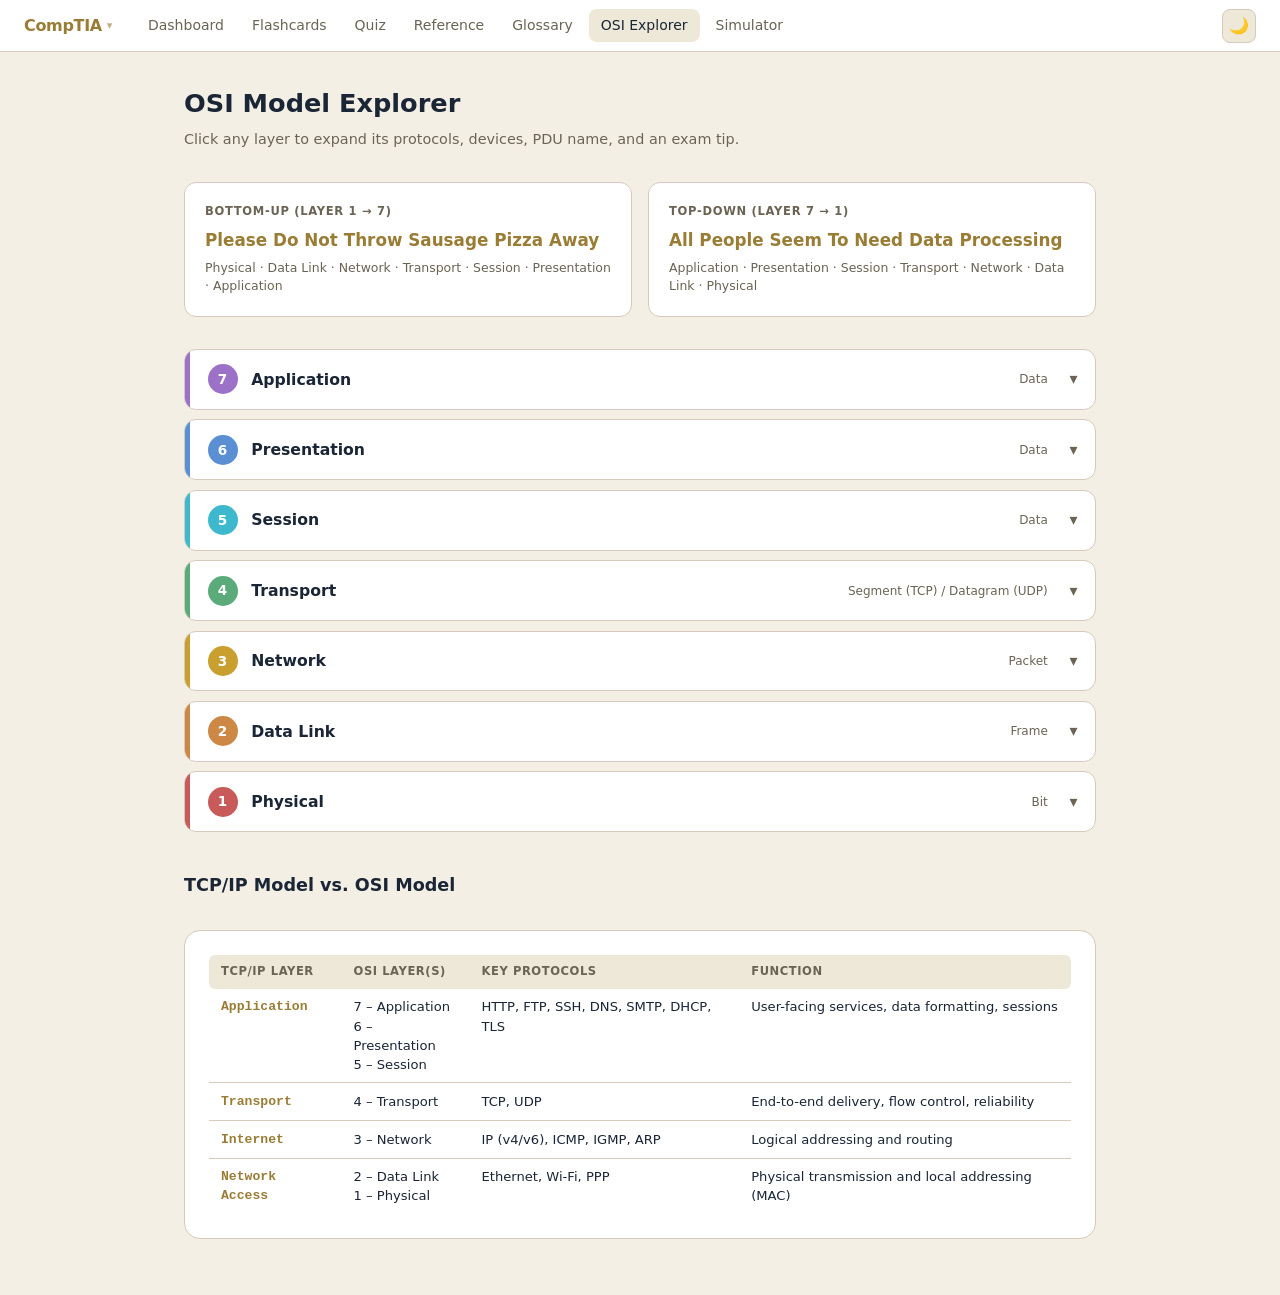
<file: osi.html>
<!DOCTYPE html>
<html lang="en">
<head>
  <meta charset="UTF-8">
  <meta name="viewport" content="width=device-width, initial-scale=1.0">
  <meta name="description" content="Interactive OSI 7-layer model explorer — protocols, ports, devices, and exam tips for CompTIA Network+.">
  <title>OSI Model Explorer — CompTIA Study</title>
  <link rel="stylesheet" href="style.css">
  <script>if(localStorage.getItem('comptia_theme')==='dark')document.documentElement.setAttribute('data-theme','dark');</script>
</head>
<body>

<nav class="site-nav">
  <div class="nav-brand-dropdown">
    <button class="nav-brand">CompTIA <span class="nav-chevron">▾</span></button>
    <div class="nav-dropdown-menu">
      <div class="nav-dropdown-label">Certifications</div>
      <a href="index.html" class="nav-dropdown-item">A+ (220-1201/1202)</a>
      <a href="netplus.html" class="nav-dropdown-item active">Network+ (N10-009)</a>
    </div>
  </div>
  <div class="nav-links">
    <a href="netplus.html">Dashboard</a>
    <a href="flashcards.html?exam=netplus">Flashcards</a>
    <a href="quiz.html">Quiz</a>
    <a href="reference.html">Reference</a>
    <a href="glossary.html">Glossary</a>
    <a href="osi.html" class="active">OSI Explorer</a>
    <a href="simulator.html">Simulator</a>
  </div>
  <button id="theme-toggle" class="theme-toggle" aria-label="Toggle theme">☀</button>
</nav>

<div class="page-container">

  <div class="ref-header">
    <h1 class="page-title">OSI Model Explorer</h1>
    <p class="page-subtitle">Click any layer to expand its protocols, devices, PDU name, and an exam tip.</p>
  </div>

  <div class="osi-mnemonics">
    <div class="mnemonic-card">
      <div class="mnemonic-label">Bottom-up (Layer 1 → 7)</div>
      <div class="mnemonic-phrase">Please Do Not Throw Sausage Pizza Away</div>
      <div class="mnemonic-order">Physical · Data Link · Network · Transport · Session · Presentation · Application</div>
    </div>
    <div class="mnemonic-card">
      <div class="mnemonic-label">Top-down (Layer 7 → 1)</div>
      <div class="mnemonic-phrase">All People Seem To Need Data Processing</div>
      <div class="mnemonic-order">Application · Presentation · Session · Transport · Network · Data Link · Physical</div>
    </div>
  </div>

  <div id="osi-stack" class="osi-stack"></div>

  <div class="ref-header">
    <h2 style="font-size:1.1rem;font-weight:700">TCP/IP Model vs. OSI Model</h2>
  </div>
  <div id="tcpip-table"></div>

</div>

<script src="data/osi-layers.js"></script>
<script src="reference-data.js"></script>
<script src="theme.js"></script>
<script>
  // Build the interactive layer stack, Layer 7 at top down to Layer 1
  const stackEl = document.getElementById('osi-stack');
  OSI_LAYERS.forEach(layer => {
    const row = document.createElement('div');
    row.className = 'osi-layer';
    row.dataset.layer = layer.num;
    row.innerHTML = `
      <button class="osi-layer-header" type="button">
        <span class="osi-layer-num">${layer.num}</span>
        <span class="osi-layer-name">${layer.name}</span>
        <span class="osi-layer-pdu-hint">${layer.pdu}</span>
        <span class="osi-layer-chevron">▾</span>
      </button>
      <div class="osi-layer-detail">
        <div class="osi-layer-detail-inner">
          <div>
            <div class="osi-detail-label">Function</div>
            <div class="osi-detail-value">${layer.function}</div>
          </div>
          <div>
            <div class="osi-detail-label">Protocols &amp; Ports</div>
            <div class="osi-detail-value">${layer.protocols}</div>
          </div>
          <div>
            <div class="osi-detail-label">Devices</div>
            <div class="osi-detail-value">${layer.devices}</div>
          </div>
          <div>
            <div class="osi-detail-label">PDU Name</div>
            <div class="osi-detail-value">${layer.pdu}</div>
          </div>
          <div class="osi-tip-box"><strong>Exam tip:</strong> ${layer.examTip}</div>
        </div>
      </div>`;
    row.querySelector('.osi-layer-header').addEventListener('click', () => {
      row.classList.toggle('open');
    });
    stackEl.appendChild(row);
  });

  // Pull the TCP/IP comparison table straight from the shared reference data
  const section = REFERENCE_SECTIONS.find(s => s.id === 'np-tcpip-vs-osi');
  if (section) {
    const wrap = document.createElement('div');
    wrap.className = 'ref-section';
    wrap.innerHTML = `<div class="ref-table-wrap"><table class="ref-table">
      <thead><tr>${section.columns.map(c => `<th>${c}</th>`).join('')}</tr></thead>
      <tbody>${section.rows.map(row =>
        `<tr>${row.map((cell, i) => {
          const cls = i === 0 ? ' class="ref-key-col"' : '';
          return `<td${cls}>${cell}</td>`;
        }).join('')}</tr>`
      ).join('')}</tbody>
    </table></div>`;
    document.getElementById('tcpip-table').appendChild(wrap);
  }
</script>
</body>
</html>
</file>
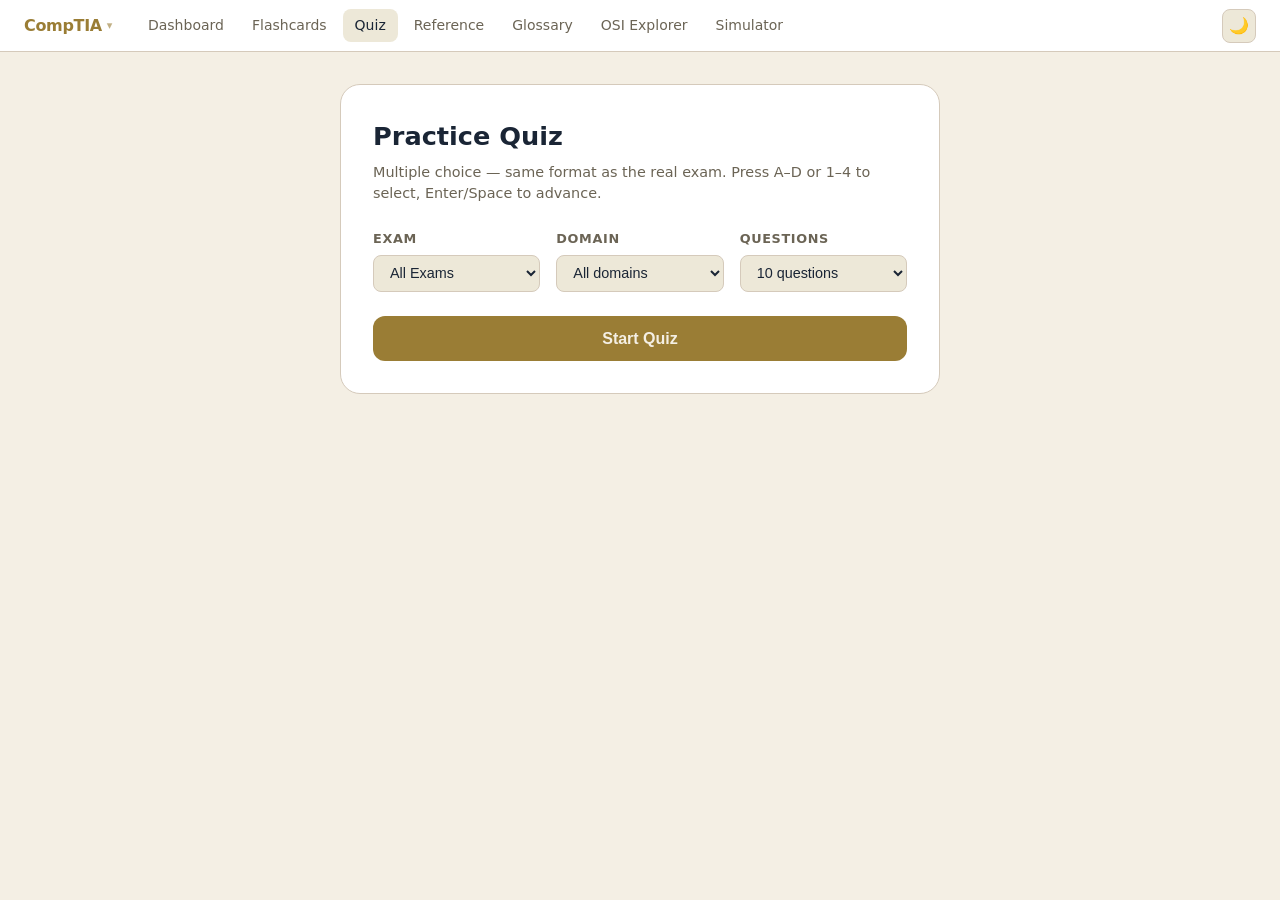
<file: quiz.html>
<!DOCTYPE html>
<html lang="en">
<head>
  <meta charset="UTF-8">
  <meta name="viewport" content="width=device-width, initial-scale=1.0">
  <title>Practice Quiz — CompTIA A+ Study</title>
  <link rel="stylesheet" href="style.css">
  <script>if(localStorage.getItem('comptia_theme')==='dark')document.documentElement.setAttribute('data-theme','dark');</script>
</head>
<body>

<nav class="site-nav">
  <div class="nav-brand-dropdown">
    <button class="nav-brand">CompTIA <span class="nav-chevron">▾</span></button>
    <div class="nav-dropdown-menu">
      <div class="nav-dropdown-label">Certifications</div>
      <a href="index.html" class="nav-dropdown-item">A+ (220-1201/1202)</a>
      <a href="netplus.html" class="nav-dropdown-item">Network+ (N10-009)</a>
    </div>
  </div>
  <div class="nav-links">
    <a href="index.html">Dashboard</a>
    <a href="flashcards.html">Flashcards</a>
    <a href="quiz.html" class="active">Quiz</a>
    <a href="reference.html">Reference</a>
    <a href="glossary.html">Glossary</a>
    <a href="osi.html">OSI Explorer</a>
    <a href="simulator.html">Simulator</a>
  </div>
  <button id="theme-toggle" class="theme-toggle" aria-label="Toggle theme">☀</button>
</nav>

<!-- ── Config ──────────────────────────────────────────────────────────────── -->
<div id="quiz-config" class="page-container">
  <div class="config-card">
    <h1 class="page-title">Practice Quiz</h1>
    <p class="page-subtitle">Multiple choice — same format as the real exam. Press A–D or 1–4 to select, Enter/Space to advance.</p>

    <div class="config-grid">
      <div class="config-field">
        <label for="q-exam-select">Exam</label>
        <select id="q-exam-select">
          <option value="both">All Exams</option>
          <option value="core1">Core 1 (220-1201)</option>
          <option value="core2">Core 2 (220-1202)</option>
          <option value="netplus">Network+ (N10-009)</option>
        </select>
      </div>
      <div class="config-field">
        <label for="q-domain-select">Domain</label>
        <select id="q-domain-select">
          <option value="all">All domains</option>
        </select>
      </div>
      <div class="config-field">
        <label for="q-count-select">Questions</label>
        <select id="q-count-select">
          <option value="10">10 questions</option>
          <option value="20">20 questions</option>
          <option value="30">30 questions</option>
          <option value="999">All available</option>
        </select>
      </div>
    </div>

    <button id="q-start-btn" class="start-quiz-btn">Start Quiz</button>
  </div>
</div>

<!-- ── Active Quiz ─────────────────────────────────────────────────────────── -->
<div id="quiz-active" class="hidden page-container">
  <div class="quiz-header-bar">
    <span class="card-counter">Question <span id="q-num">1</span> of <span id="q-total">10</span></span>
    <div id="q-domain-badge" class="card-domain-badge" style="padding:0.25rem 0.7rem;border-radius:6px;font-size:0.75rem;font-weight:600"></div>
  </div>
  <div class="session-progress-bar" style="margin-bottom:2rem">
    <div class="session-progress-fill" id="q-progress-fill" style="width:0%"></div>
  </div>

  <div class="quiz-card">
    <p id="q-text" class="quiz-question-text"></p>

    <div id="q-options" class="options-list"></div>

    <div id="q-explanation-box" class="explanation-box hidden">
      <div class="explanation-label">Explanation</div>
      <p id="q-explanation"></p>
    </div>

    <button id="q-next-btn" class="next-btn hidden">Next Question →</button>
  </div>
  <p class="flip-hint" style="text-align:center;margin-top:1rem">Press <kbd>A</kbd>–<kbd>D</kbd> to select · <kbd>Enter</kbd> to advance</p>
</div>

<!-- ── Results ──────────────────────────────────────────────────────────────── -->
<div id="quiz-results" class="hidden page-container">
  <div class="results-card">
    <div style="font-size:3rem;text-align:center">📊</div>
    <h2 style="text-align:center;margin-bottom:0.5rem">Quiz Complete!</h2>
    <div class="score-display">
      <span id="r-score" class="score-big">0</span>
      <span class="score-sep"> / </span>
      <span id="r-total" class="score-big">0</span>
    </div>
    <div id="r-pct" class="score-pct">0%</div>
    <div class="progress-track" style="height:10px;border-radius:999px;margin-bottom:1.5rem">
      <div id="r-bar" class="progress-fill" style="width:0%;height:100%;border-radius:999px"></div>
    </div>
    <div id="r-breakdown" class="r-breakdown"></div>
    <div class="session-actions" style="margin-top:1.5rem">
      <button id="r-restart-btn" class="btn-secondary">Retry Same Questions</button>
      <button id="r-config-btn" class="btn-primary">New Quiz</button>
    </div>
  </div>
</div>

<script src="data/core1.js"></script>
<script src="data/core2.js"></script>
<script src="data/netplus-week1.js"></script>
<script src="data/quiz-core1.js"></script>
<script src="data/quiz-core2.js"></script>
<script src="data/quiz-netplus-week1.js"></script>
<script src="theme.js"></script>
<script src="app.js"></script>
<script src="quiz.js"></script>
</body>
</html>
</file>
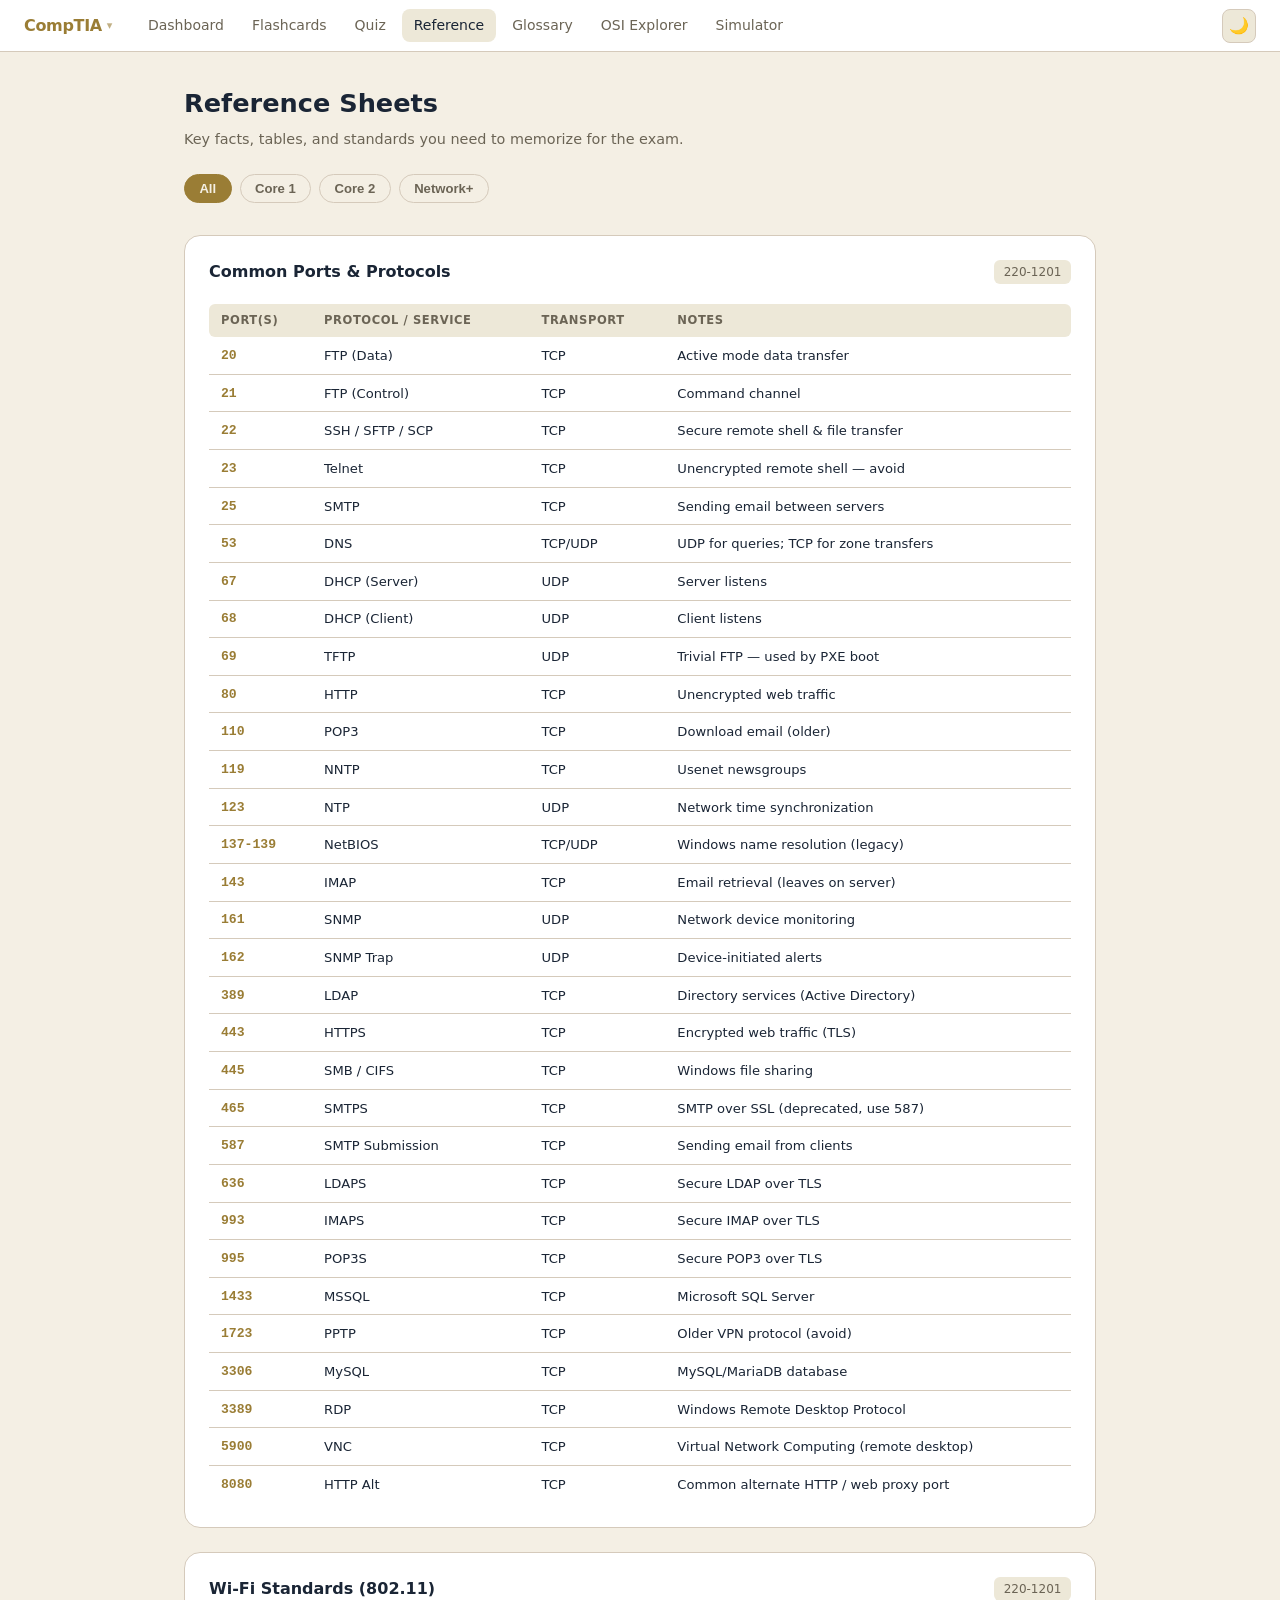
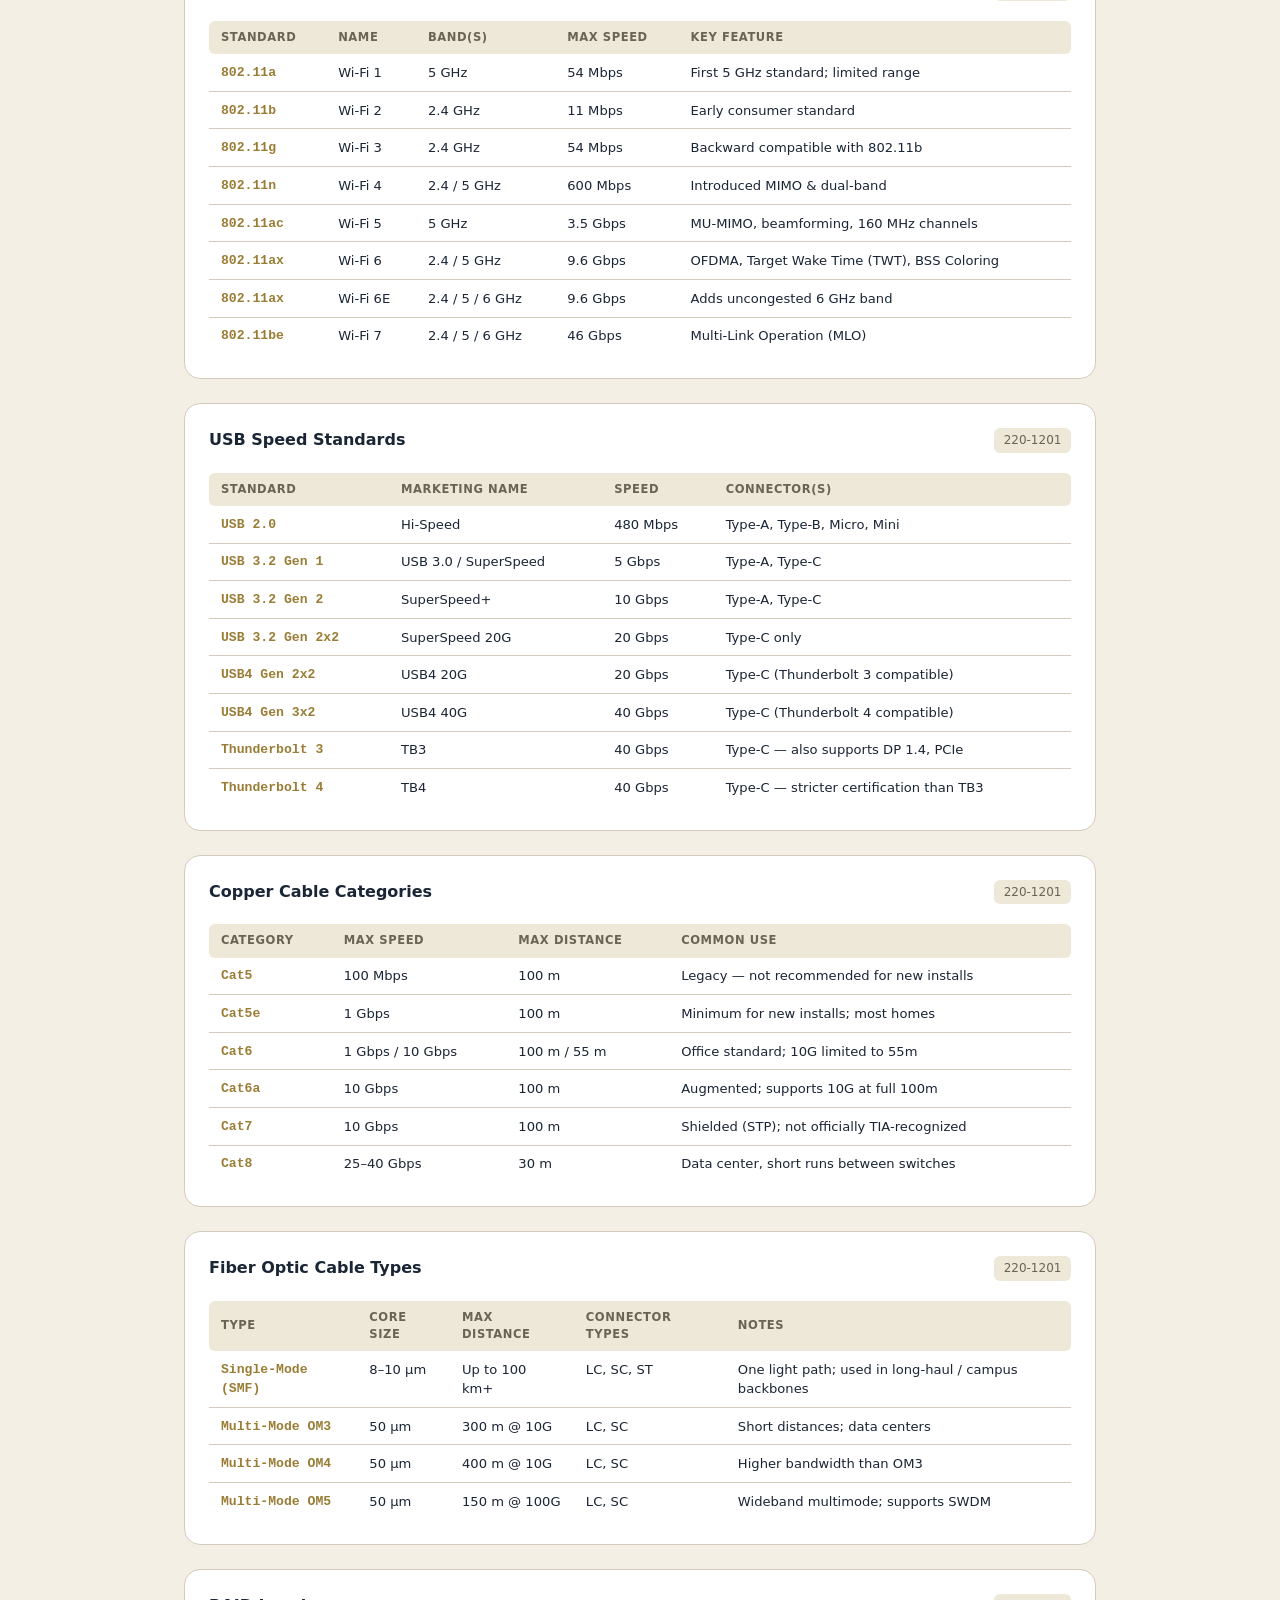
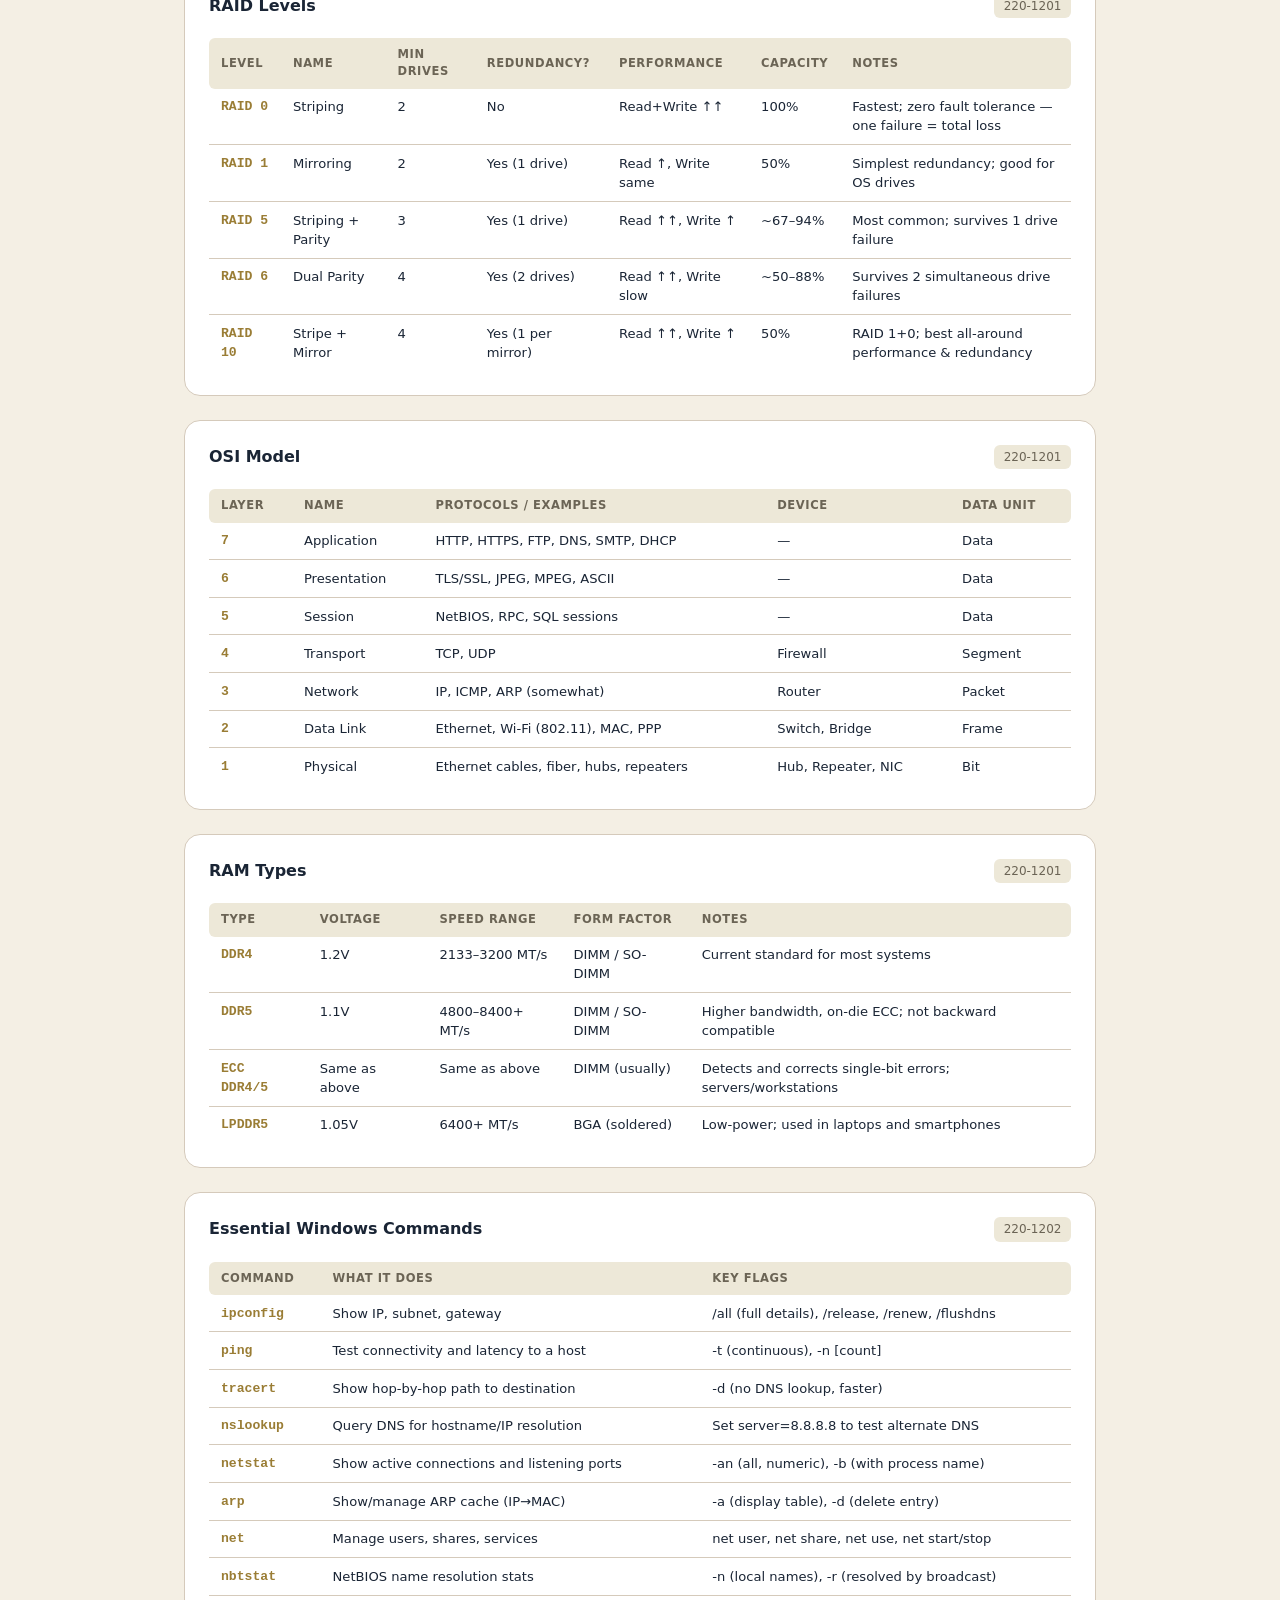
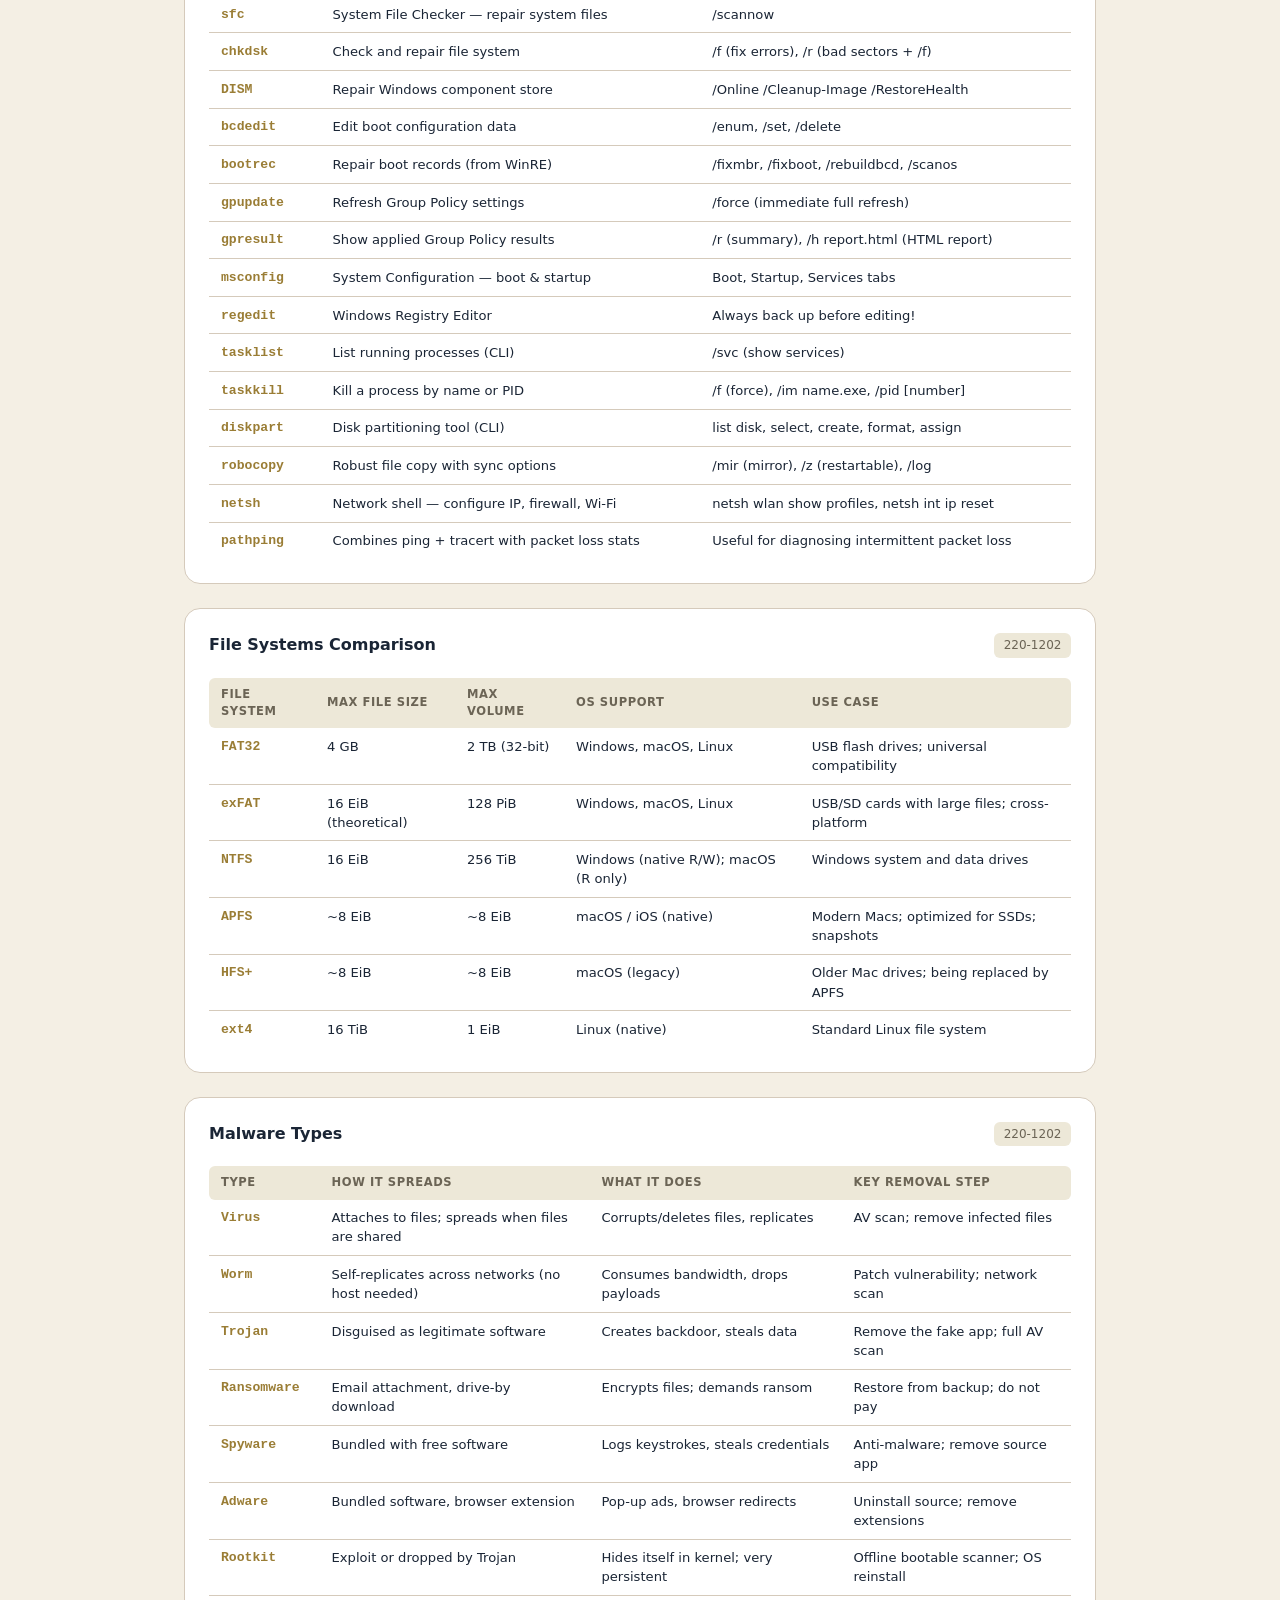
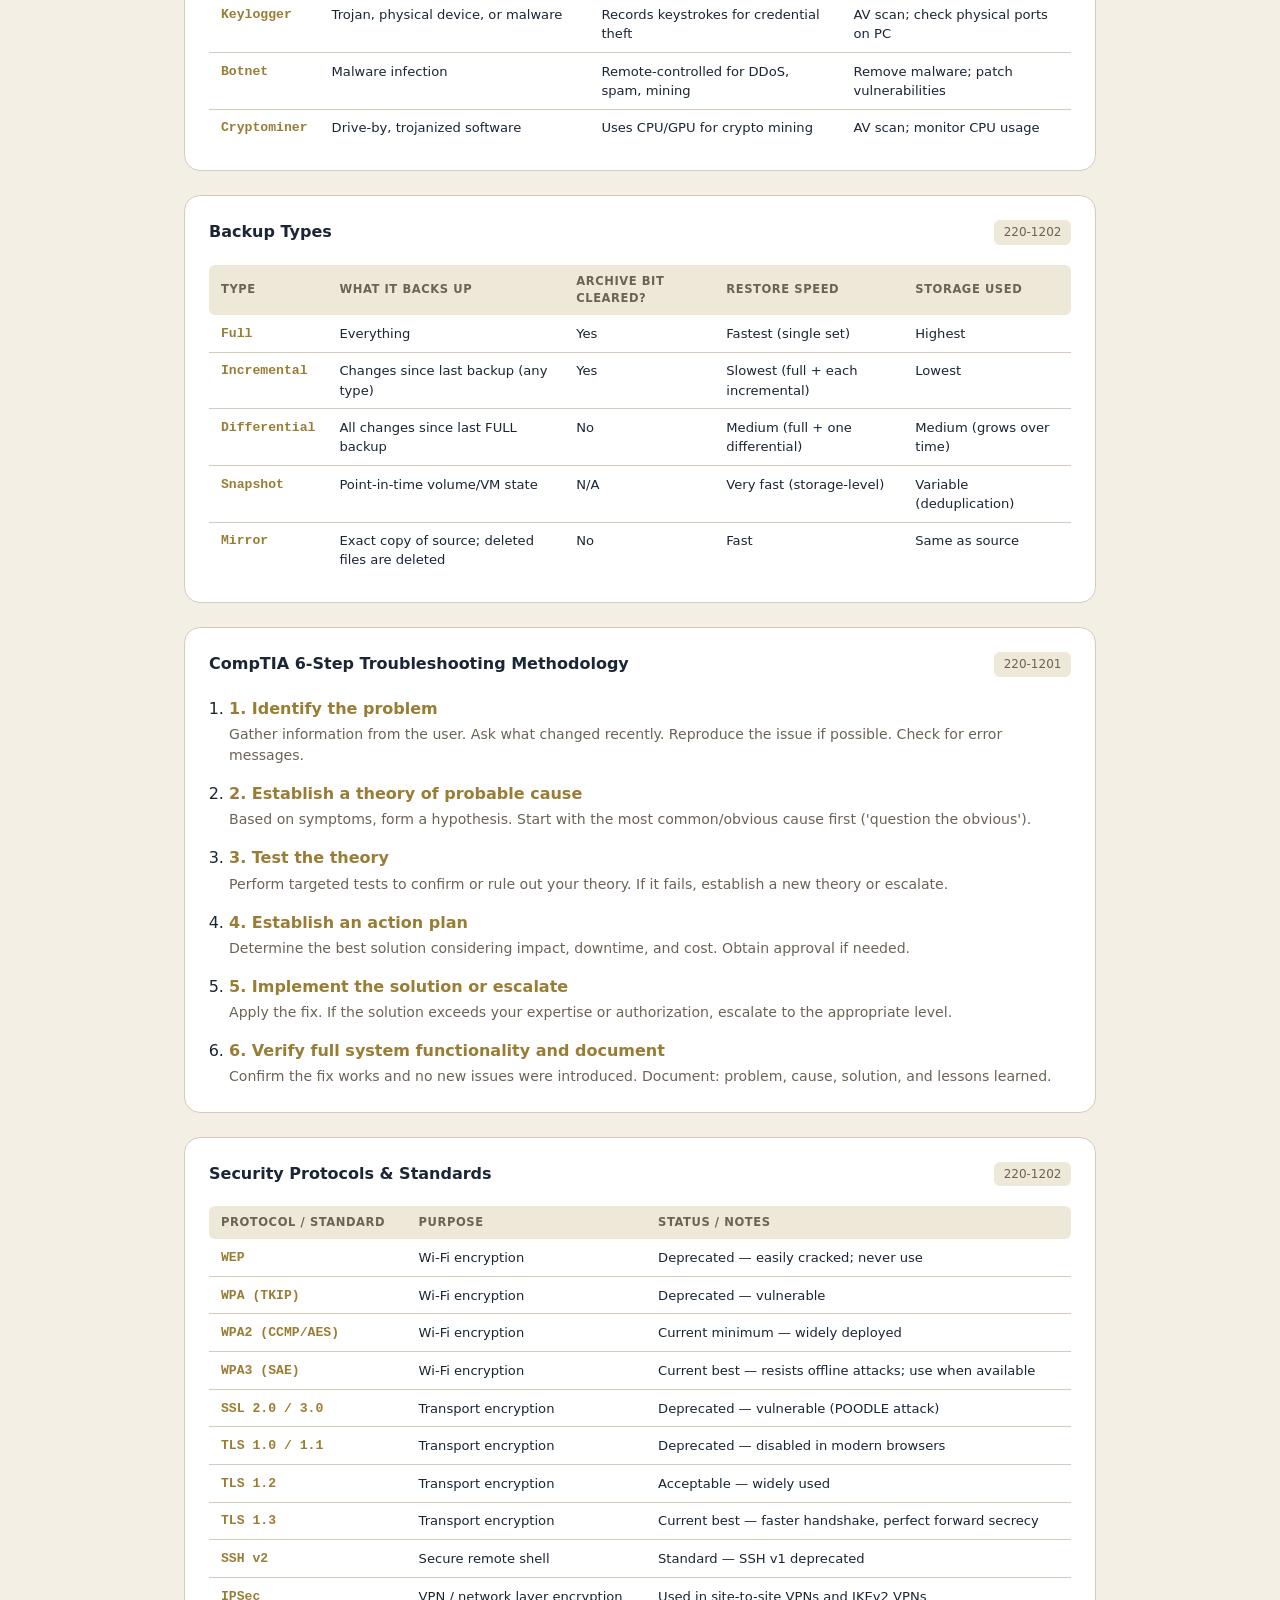
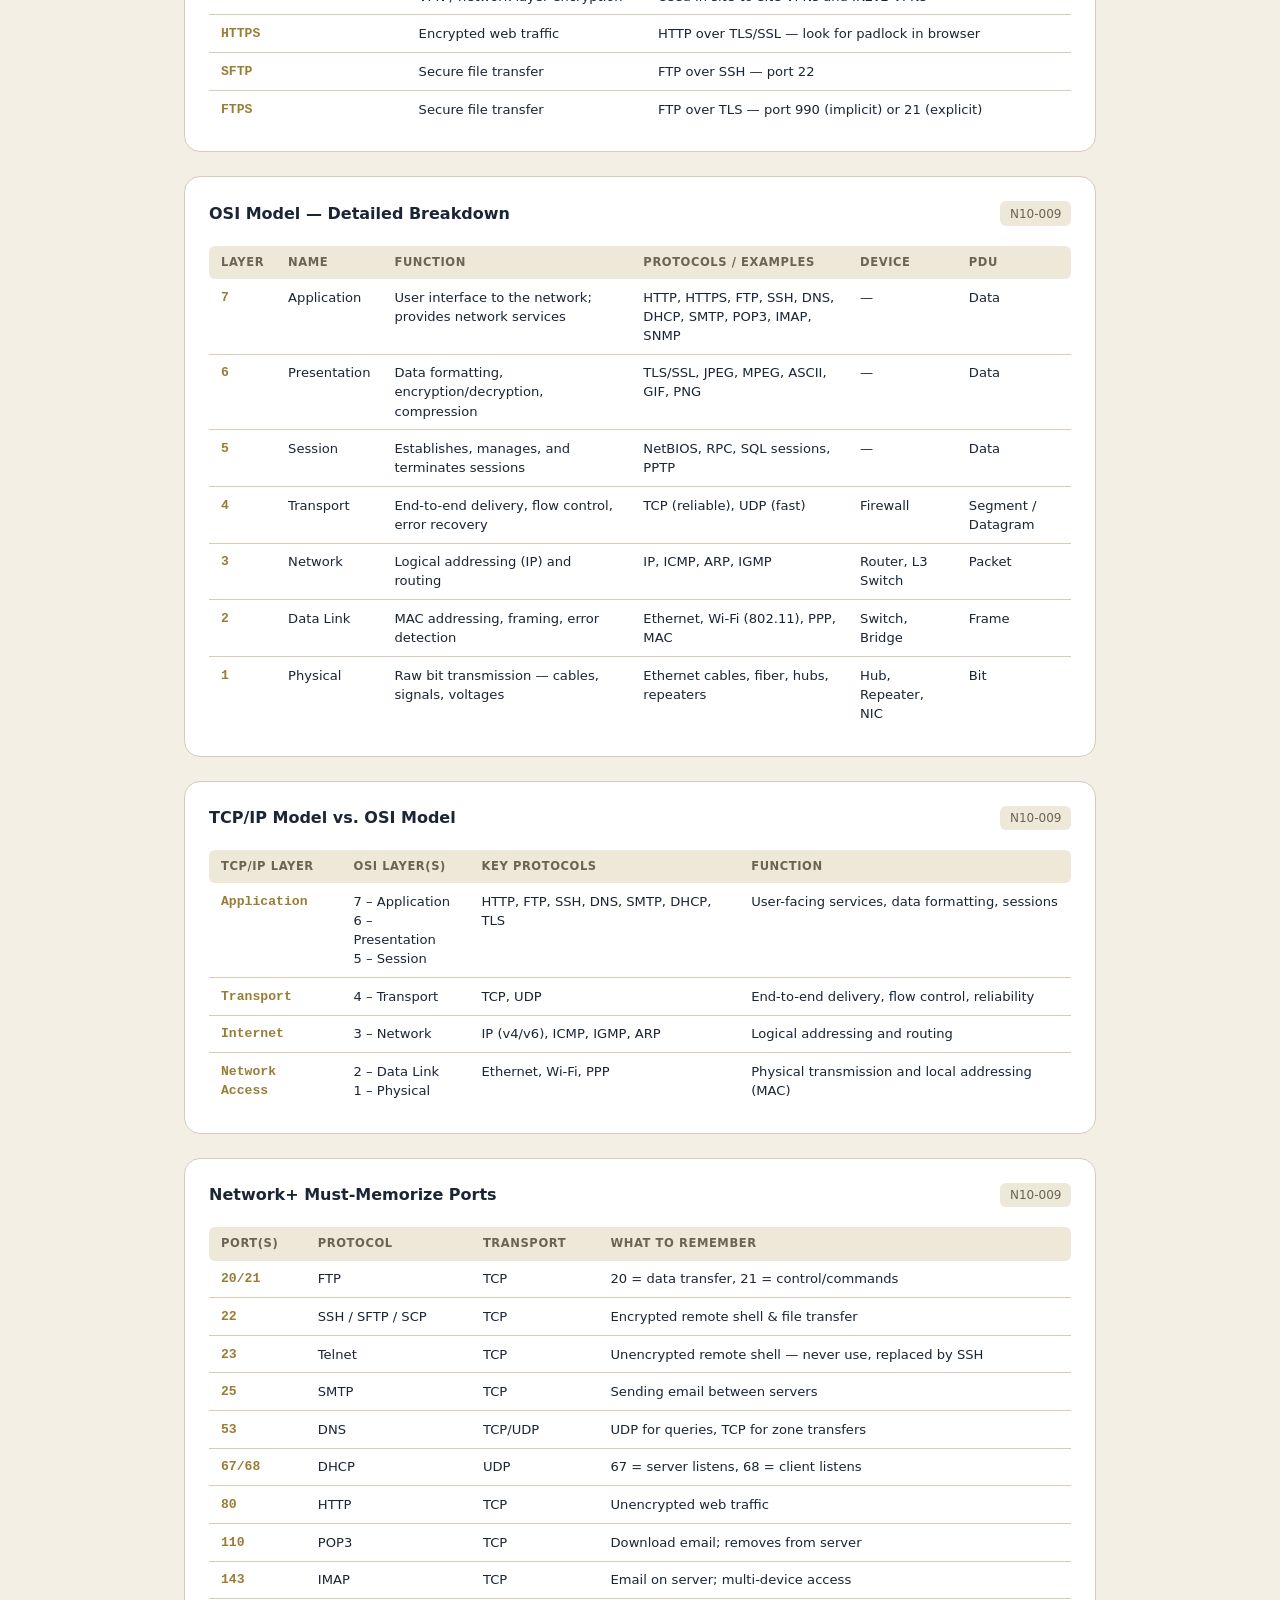
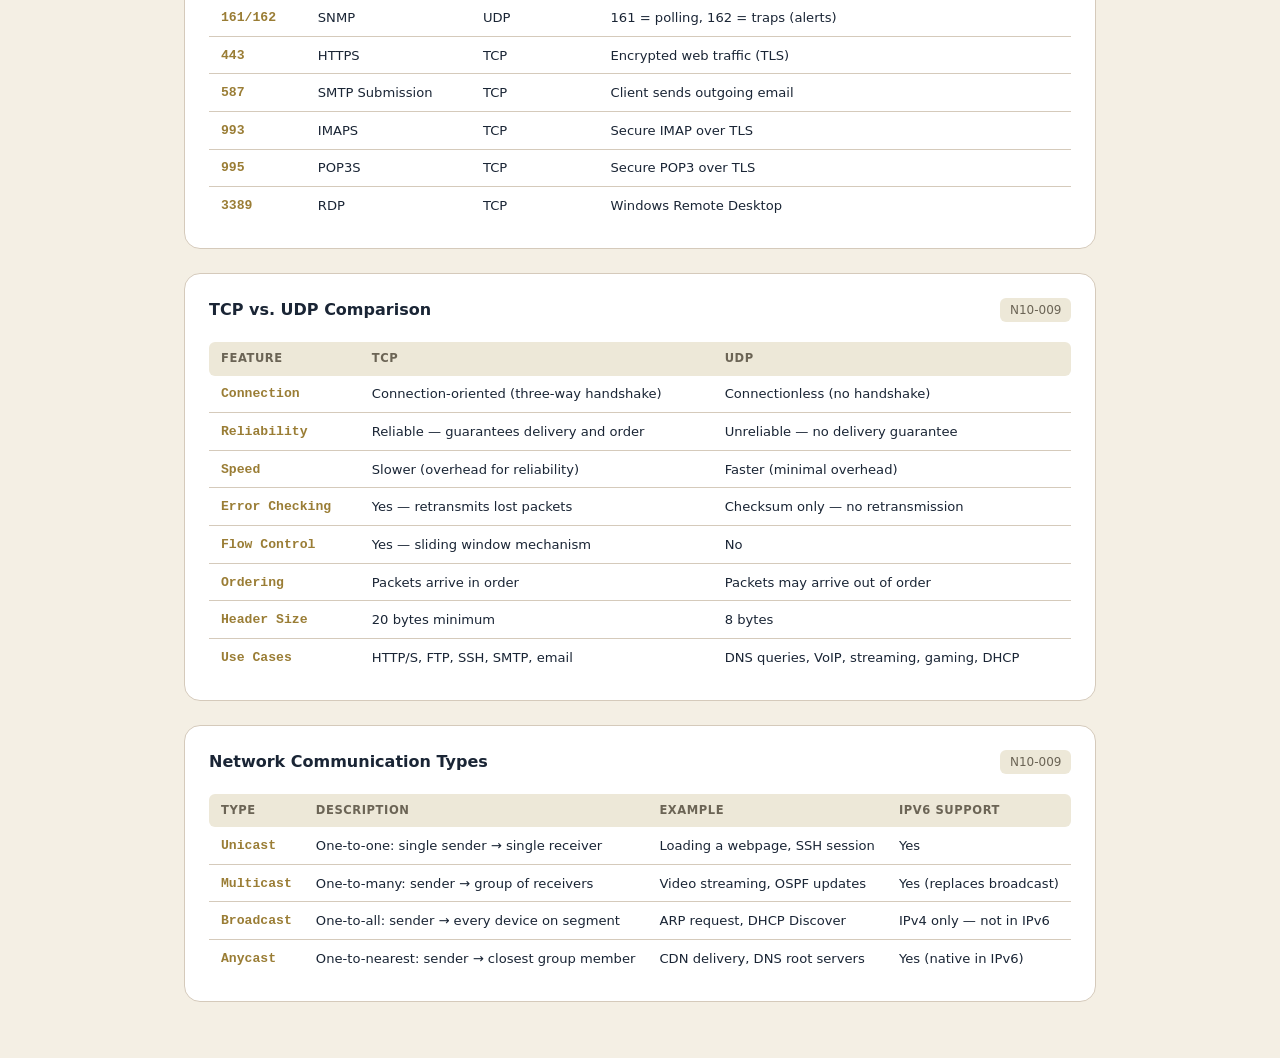
<file: reference.html>
<!DOCTYPE html>
<html lang="en">
<head>
  <meta charset="UTF-8">
  <meta name="viewport" content="width=device-width, initial-scale=1.0">
  <title>Reference Sheets — CompTIA A+ Study</title>
  <link rel="stylesheet" href="style.css">
  <script>if(localStorage.getItem('comptia_theme')==='dark')document.documentElement.setAttribute('data-theme','dark');</script>
</head>
<body>

<nav class="site-nav">
  <div class="nav-brand-dropdown">
    <button class="nav-brand">CompTIA <span class="nav-chevron">▾</span></button>
    <div class="nav-dropdown-menu">
      <div class="nav-dropdown-label">Certifications</div>
      <a href="index.html" class="nav-dropdown-item">A+ (220-1201/1202)</a>
      <a href="netplus.html" class="nav-dropdown-item">Network+ (N10-009)</a>
    </div>
  </div>
  <div class="nav-links">
    <a href="index.html">Dashboard</a>
    <a href="flashcards.html">Flashcards</a>
    <a href="quiz.html">Quiz</a>
    <a href="reference.html" class="active">Reference</a>
    <a href="glossary.html">Glossary</a>
    <a href="osi.html">OSI Explorer</a>
    <a href="simulator.html">Simulator</a>
  </div>
  <button id="theme-toggle" class="theme-toggle" aria-label="Toggle theme">☀</button>
</nav>

<div class="page-container">

  <div class="ref-header">
    <h1 class="page-title">Reference Sheets</h1>
    <p class="page-subtitle">Key facts, tables, and standards you need to memorize for the exam.</p>
    <div class="ref-filter-bar">
      <button class="ref-filter-btn active" data-filter="all">All</button>
      <button class="ref-filter-btn" data-filter="core1">Core 1</button>
      <button class="ref-filter-btn" data-filter="core2">Core 2</button>
      <button class="ref-filter-btn" data-filter="netplus">Network+</button>
    </div>
  </div>

  <div id="ref-sections"></div>

</div>

<script src="theme.js"></script>
<script src="reference-data.js"></script>
<script>
  let activeFilter = 'all';

  function renderSections(filter) {
    const container = document.getElementById('ref-sections');
    container.innerHTML = '';
    REFERENCE_SECTIONS
      .filter(s => filter === 'all' || s.exam === filter)
      .forEach(section => {
        const div = document.createElement('div');
        div.className = 'ref-section';
        div.dataset.exam = section.exam;

        const examLabels = { core1: '220-1201', core2: '220-1202', netplus: 'N10-009' };
        let inner = `<div class="ref-section-header">
          <h2>${section.title}</h2>
          <span class="exam-code">${examLabels[section.exam] || section.exam}</span>
        </div>`;

        if (section.type === 'table') {
          inner += `<div class="ref-table-wrap"><table class="ref-table">
            <thead><tr>${section.columns.map(c => `<th>${c}</th>`).join('')}</tr></thead>
            <tbody>${section.rows.map(row =>
              `<tr>${row.map((cell, i) => {
                const cls = i === 0 ? ' class="ref-key-col"' : '';
                return `<td${cls}>${cell}</td>`;
              }).join('')}</tr>`
            ).join('')}</tbody>
          </table></div>`;
        } else if (section.type === 'list') {
          inner += `<ol class="ref-step-list">${section.items.map(item =>
            `<li><strong>${item.step}</strong><p>${item.detail}</p></li>`
          ).join('')}</ol>`;
        }

        div.innerHTML = inner;
        container.appendChild(div);
      });
  }

  document.querySelectorAll('.ref-filter-btn').forEach(btn => {
    btn.addEventListener('click', () => {
      document.querySelectorAll('.ref-filter-btn').forEach(b => b.classList.remove('active'));
      btn.classList.add('active');
      activeFilter = btn.dataset.filter;
      renderSections(activeFilter);
    });
  });

  renderSections('all');
</script>
</body>
</html>
</file>
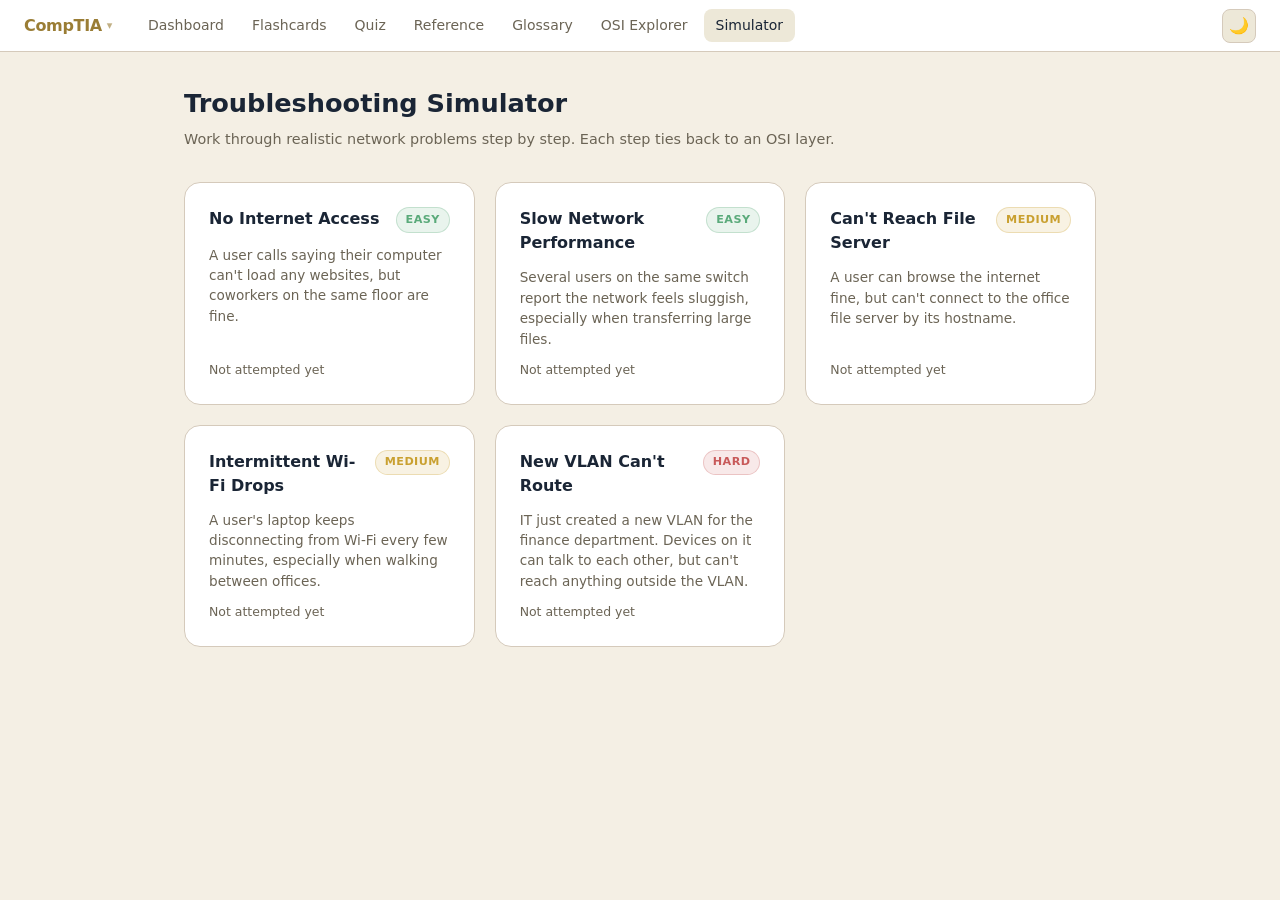
<file: simulator.html>
<!DOCTYPE html>
<html lang="en">
<head>
  <meta charset="UTF-8">
  <meta name="viewport" content="width=device-width, initial-scale=1.0">
  <meta name="description" content="Network troubleshooting simulator — diagnose realistic scenarios step by step, tied to the OSI model.">
  <title>Troubleshooting Simulator — CompTIA Study</title>
  <link rel="stylesheet" href="style.css">
  <script>if(localStorage.getItem('comptia_theme')==='dark')document.documentElement.setAttribute('data-theme','dark');</script>
</head>
<body>

<nav class="site-nav">
  <div class="nav-brand-dropdown">
    <button class="nav-brand">CompTIA <span class="nav-chevron">▾</span></button>
    <div class="nav-dropdown-menu">
      <div class="nav-dropdown-label">Certifications</div>
      <a href="index.html" class="nav-dropdown-item">A+ (220-1201/1202)</a>
      <a href="netplus.html" class="nav-dropdown-item active">Network+ (N10-009)</a>
    </div>
  </div>
  <div class="nav-links">
    <a href="netplus.html">Dashboard</a>
    <a href="flashcards.html?exam=netplus">Flashcards</a>
    <a href="quiz.html">Quiz</a>
    <a href="reference.html">Reference</a>
    <a href="glossary.html">Glossary</a>
    <a href="osi.html">OSI Explorer</a>
    <a href="simulator.html" class="active">Simulator</a>
  </div>
  <button id="theme-toggle" class="theme-toggle" aria-label="Toggle theme">☀</button>
</nav>

<!-- ── Scenario Select ─────────────────────────────────────────────────────── -->
<div id="sim-select" class="page-container">
  <div class="ref-header">
    <h1 class="page-title">Troubleshooting Simulator</h1>
    <p class="page-subtitle">Work through realistic network problems step by step. Each step ties back to an OSI layer.</p>
  </div>
  <div id="scenario-grid" class="scenario-grid"></div>
</div>

<!-- ── Active Scenario ──────────────────────────────────────────────────────── -->
<div id="sim-active" class="hidden page-container">
  <div class="quiz-header-bar">
    <span class="card-counter">Step <span id="sim-step-num">1</span> of <span id="sim-step-total">3</span> — <span id="sim-scenario-title"></span></span>
  </div>
  <div class="session-progress-bar" style="margin-bottom:2rem">
    <div class="session-progress-fill" id="sim-progress-fill" style="width:0%"></div>
  </div>

  <div class="quiz-card">
    <p id="sim-prompt" class="quiz-question-text"></p>

    <div id="sim-options" class="options-list"></div>

    <div id="sim-feedback-box" class="explanation-box hidden">
      <div class="explanation-label">Feedback</div>
      <p id="sim-feedback"></p>
      <span id="sim-osi-tag" class="osi-tag"></span>
    </div>

    <button id="sim-next-btn" class="next-btn hidden">Next Step →</button>
  </div>
</div>

<!-- ── Results ──────────────────────────────────────────────────────────────── -->
<div id="sim-results" class="hidden page-container">
  <div class="results-card">
    <div style="font-size:3rem;text-align:center">🛠️</div>
    <h2 style="text-align:center;margin-bottom:0.5rem">Scenario Complete!</h2>
    <div class="score-display">
      <span id="sim-r-score" class="score-big">0</span>
      <span class="score-sep"> / </span>
      <span id="sim-r-total" class="score-big">0</span>
    </div>
    <div id="sim-r-pct" class="score-pct">0%</div>
    <div class="progress-track" style="height:10px;border-radius:999px;margin-bottom:1.5rem">
      <div id="sim-r-bar" class="progress-fill" style="width:0%;height:100%;border-radius:999px"></div>
    </div>
    <div id="sim-r-breakdown" class="r-breakdown"></div>
    <div class="session-actions" style="margin-top:1.5rem">
      <button id="sim-retry-btn" class="btn-secondary">Retry Scenario</button>
      <button id="sim-back-btn" class="btn-primary">Back to Scenarios</button>
    </div>
  </div>
</div>

<script src="data/simulator-scenarios.js"></script>
<script src="theme.js"></script>
<script src="simulator.js"></script>
</body>
</html>
</file>
<file: style.css>
*, *::before, *::after { box-sizing: border-box; margin: 0; padding: 0; }

:root {
  --bg: #0d1b2a;
  --surface: #152233;
  --surface2: #1c2e42;
  --border: #2a3f58;
  --text: #ede8d8;
  --muted: #8a96a8;
  --accent: #c9a96e;
  --btn-text: #0d1b2a;

  --c-mobile:    #9b72c8;
  --c-network:   #5b8fd4;
  --c-hardware:  #5aaa7a;
  --c-virt:      #3db8cc;
  --c-trouble:   #cc8844;
  --c-os:        #3aada4;
  --c-security:  #c85a5a;
  --c-softtroub: #c9a030;
  --c-ops:       #7080cc;

  /* Network+ domain colors */
  --c-np-osi:      #6c8fd6;
  --c-np-tcpip:    #50b89c;
  --c-np-ports:    #d48c4e;
  --c-np-concepts: #a070cc;

  --osi-l1: #c85a5a;
  --osi-l2: #cc8844;
  --osi-l3: #c9a030;
  --osi-l4: #5aaa7a;
  --osi-l5: #3db8cc;
  --osi-l6: #5b8fd4;
  --osi-l7: #9b72c8;
}

/* ── Light mode overrides ─────────────────── */
[data-theme="light"] {
  --bg: #f4efe4;
  --surface: #ffffff;
  --surface2: #ede8d8;
  --border: #d5cabb;
  --text: #1a2535;
  --muted: #6b6455;
  --accent: #9a7d35;
  --btn-text: #f4efe4;
}

body {
  background: var(--bg);
  color: var(--text);
  font-family: system-ui, -apple-system, sans-serif;
  min-height: 100vh;
  line-height: 1.5;
}

.hidden { display: none !important; }

/* ── Header ─────────────────────────────── */
.site-header {
  background: var(--surface);
  border-bottom: 1px solid var(--border);
  padding: 1rem 1.5rem;
  display: flex;
  align-items: center;
  justify-content: space-between;
  gap: 1rem;
}
.site-header h1 {
  font-size: 1.2rem;
  font-weight: 700;
  color: var(--accent);
  letter-spacing: -0.02em;
}
.header-meta {
  display: flex;
  align-items: center;
  gap: 1rem;
  font-size: 0.85rem;
  color: var(--muted);
}
.streak-badge {
  background: #c9a96e22;
  border: 1px solid #c9a96e44;
  color: var(--accent);
  padding: 0.3rem 0.75rem;
  border-radius: 999px;
  font-weight: 600;
  font-size: 0.85rem;
}

/* ── Dashboard ───────────────────────────── */
#dashboard { max-width: 960px; margin: 0 auto; padding: 2rem 1.5rem; }

.dash-stats {
  display: grid;
  grid-template-columns: repeat(3, 1fr);
  gap: 1rem;
  margin-bottom: 2rem;
}
.stat-card {
  background: var(--surface);
  border: 1px solid var(--border);
  border-radius: 12px;
  padding: 1rem 1.25rem;
  text-align: center;
}
.stat-card .stat-value {
  font-size: 2rem;
  font-weight: 700;
  color: var(--accent);
  line-height: 1;
}
.stat-card .stat-label {
  font-size: 0.8rem;
  color: var(--muted);
  margin-top: 0.3rem;
}

.exam-grid {
  display: grid;
  grid-template-columns: repeat(auto-fit, minmax(300px, 1fr));
  gap: 1.5rem;
}

.exam-card {
  background: var(--surface);
  border: 1px solid var(--border);
  border-radius: 16px;
  padding: 1.5rem;
}
.exam-card-header {
  display: flex;
  justify-content: space-between;
  align-items: flex-start;
  margin-bottom: 1.25rem;
}
.exam-card h2 { font-size: 1rem; font-weight: 700; }
.exam-code {
  font-size: 0.75rem;
  color: var(--muted);
  background: var(--surface2);
  padding: 0.2rem 0.6rem;
  border-radius: 6px;
}
.due-badge {
  background: #c9a96e22;
  border: 1px solid #c9a96e44;
  color: var(--accent);
  padding: 0.25rem 0.6rem;
  border-radius: 6px;
  font-size: 0.78rem;
  font-weight: 600;
}

.domain-list { display: flex; flex-direction: column; gap: 0.6rem; margin-bottom: 1.5rem; }
.domain-row { display: flex; flex-direction: column; gap: 0.25rem; }
.domain-row-header {
  display: flex;
  justify-content: space-between;
  font-size: 0.78rem;
  color: var(--muted);
}
.domain-row-header .domain-name { color: var(--text); font-weight: 500; }
.progress-track {
  height: 6px;
  background: var(--surface2);
  border-radius: 999px;
  overflow: hidden;
}
.progress-fill {
  height: 100%;
  border-radius: 999px;
  transition: width 0.4s ease;
  min-width: 2px;
}

.study-btn {
  width: 100%;
  padding: 0.75rem;
  border: none;
  border-radius: 10px;
  background: var(--accent);
  color: var(--btn-text);
  font-size: 0.95rem;
  font-weight: 700;
  cursor: pointer;
  transition: opacity 0.15s, transform 0.1s;
}
.study-btn:hover { opacity: 0.9; transform: translateY(-1px); }
.study-btn:active { transform: translateY(0); }
.study-btn:disabled { opacity: 0.4; cursor: not-allowed; transform: none; }

/* ── Study View ──────────────────────────── */
#study-view {
  display: flex;
  flex-direction: column;
  min-height: 100vh;
}

.study-header {
  background: var(--surface);
  border-bottom: 1px solid var(--border);
  padding: 0.875rem 1.5rem;
  display: flex;
  align-items: center;
  gap: 1rem;
  flex-wrap: wrap;
}
.back-btn {
  background: var(--surface2);
  border: 1px solid var(--border);
  color: var(--text);
  padding: 0.4rem 0.9rem;
  border-radius: 8px;
  cursor: pointer;
  font-size: 0.85rem;
  white-space: nowrap;
}
.back-btn:hover { background: var(--border); }

.deck-controls { display: flex; gap: 0.5rem; flex: 1; flex-wrap: wrap; }
.deck-controls select {
  background: var(--surface2);
  border: 1px solid var(--border);
  color: var(--text);
  padding: 0.4rem 0.7rem;
  border-radius: 8px;
  font-size: 0.85rem;
  cursor: pointer;
  min-width: 140px;
}
.deck-controls select:focus { outline: 2px solid var(--accent); }

.card-counter {
  font-size: 0.82rem;
  color: var(--muted);
  white-space: nowrap;
}

.session-progress-bar {
  height: 3px;
  background: var(--surface2);
}
.session-progress-fill {
  height: 100%;
  background: var(--accent);
  transition: width 0.3s ease;
}

/* ── Flashcard ───────────────────────────── */
.card-stage {
  flex: 1;
  display: flex;
  align-items: center;
  justify-content: center;
  padding: 2rem 1.5rem;
}

.card-wrapper {
  perspective: 1200px;
  width: 100%;
  max-width: 640px;
  height: 340px;
}

.card {
  position: relative;
  width: 100%;
  height: 100%;
  transform-style: preserve-3d;
  transition: transform 0.45s cubic-bezier(0.4, 0, 0.2, 1);
  cursor: pointer;
}
.card.flipped { transform: rotateY(180deg); }

.card-face {
  position: absolute;
  inset: 0;
  backface-visibility: hidden;
  -webkit-backface-visibility: hidden;
  background: var(--surface);
  border: 1px solid var(--border);
  border-radius: 20px;
  padding: 2rem;
  display: flex;
  flex-direction: column;
  gap: 1rem;
}
.card-back-face {
  transform: rotateY(180deg);
  background: var(--surface2);
}

.card-domain-badge {
  display: inline-flex;
  align-items: center;
  gap: 0.4rem;
  font-size: 0.72rem;
  font-weight: 600;
  text-transform: uppercase;
  letter-spacing: 0.06em;
  padding: 0.25rem 0.6rem;
  border-radius: 6px;
  width: fit-content;
  opacity: 0.9;
}

.card-question {
  font-size: 1.15rem;
  font-weight: 500;
  line-height: 1.5;
  flex: 1;
  display: flex;
  align-items: center;
}
.card-answer {
  font-size: 1.1rem;
  font-weight: 600;
  color: var(--accent);
  flex: 1;
  display: flex;
  align-items: center;
}
.card-detail {
  font-size: 0.82rem;
  color: var(--muted);
  border-top: 1px solid var(--border);
  padding-top: 0.75rem;
  line-height: 1.5;
}

.flip-hint {
  font-size: 0.78rem;
  color: var(--muted);
  text-align: center;
  margin-top: -1rem;
  margin-bottom: 0.5rem;
}

/* ── Rating Buttons ──────────────────────── */
.rating-area {
  padding: 1.5rem;
  display: flex;
  justify-content: center;
  gap: 0.75rem;
  flex-wrap: wrap;
}
.rating-area.hidden { visibility: hidden; }

.rate-btn {
  flex: 1;
  max-width: 120px;
  min-width: 70px;
  padding: 0.65rem 0.5rem;
  border: 2px solid transparent;
  border-radius: 10px;
  font-size: 0.88rem;
  font-weight: 700;
  cursor: pointer;
  transition: opacity 0.15s, transform 0.1s;
}
.rate-btn:hover { opacity: 0.85; transform: translateY(-2px); }
.rate-btn:active { transform: translateY(0); }

.rate-btn[data-rating="again"]  { background: #c85a5a22; border-color: #c85a5a; color: #c85a5a; }
.rate-btn[data-rating="hard"]   { background: #cc884422; border-color: #cc8844; color: #cc8844; }
.rate-btn[data-rating="good"]   { background: #5aaa7a22; border-color: #5aaa7a; color: #5aaa7a; }
.rate-btn[data-rating="easy"]   { background: #c9a96e22; border-color: #c9a96e; color: #c9a96e; }

.rate-key-hint {
  font-size: 0.65rem;
  opacity: 0.6;
  display: block;
  margin-top: 0.2rem;
}

/* ── Session Complete ────────────────────── */
.session-complete {
  flex: 1;
  display: flex;
  flex-direction: column;
  align-items: center;
  justify-content: center;
  gap: 1.5rem;
  padding: 2rem;
  text-align: center;
}
.session-complete h2 { font-size: 1.75rem; }
.session-complete p { color: var(--muted); font-size: 1rem; }
.session-actions { display: flex; gap: 1rem; flex-wrap: wrap; justify-content: center; }
.btn-secondary {
  padding: 0.7rem 1.5rem;
  border: 1px solid var(--border);
  border-radius: 10px;
  background: var(--surface);
  color: var(--text);
  font-size: 0.9rem;
  font-weight: 600;
  cursor: pointer;
}
.btn-secondary:hover { background: var(--surface2); }
.btn-primary {
  padding: 0.7rem 1.5rem;
  border: none;
  border-radius: 10px;
  background: var(--accent);
  color: var(--btn-text);
  font-size: 0.9rem;
  font-weight: 700;
  cursor: pointer;
}
.btn-primary:hover { opacity: 0.9; }

/* ── Site Nav ────────────────────────────── */
.site-nav {
  background: var(--surface);
  border-bottom: 1px solid var(--border);
  padding: 0 1.5rem;
  display: flex;
  align-items: center;
  gap: 1.5rem;
  height: 52px;
  position: sticky;
  top: 0;
  z-index: 100;
}
.nav-brand {
  font-weight: 800;
  font-size: 1rem;
  color: var(--accent);
  text-decoration: none;
  white-space: nowrap;
  letter-spacing: -0.02em;
}

/* ── Nav dropdown ───────────────────────── */
.nav-brand-dropdown {
  position: relative;
}
.nav-brand-dropdown .nav-brand {
  cursor: pointer;
  background: none;
  border: none;
  font-family: inherit;
  display: flex;
  align-items: center;
  gap: 0.3rem;
  padding: 0;
}
.nav-chevron {
  font-size: 0.7rem;
  opacity: 0.6;
  transition: transform 0.2s;
}
.nav-brand-dropdown.open .nav-chevron {
  transform: rotate(180deg);
}
.nav-dropdown-menu {
  display: none;
  position: absolute;
  top: calc(100% + 6px);
  left: 0;
  background: var(--surface);
  border: 1px solid var(--border);
  border-radius: 10px;
  padding: 0.35rem;
  min-width: 210px;
  z-index: 200;
  box-shadow: 0 8px 24px rgba(0,0,0,0.25);
}
.nav-brand-dropdown.open .nav-dropdown-menu {
  display: block;
}
.nav-dropdown-item {
  display: block;
  padding: 0.55rem 0.75rem;
  text-decoration: none;
  color: var(--text);
  font-size: 0.85rem;
  border-radius: 7px;
  font-weight: 500;
  transition: background 0.15s;
}
.nav-dropdown-item:hover {
  background: var(--surface2);
}
.nav-dropdown-item.active {
  color: var(--accent);
  font-weight: 700;
}
.nav-dropdown-label {
  font-size: 0.68rem;
  color: var(--muted);
  text-transform: uppercase;
  letter-spacing: 0.06em;
  padding: 0.4rem 0.75rem 0.15rem;
  font-weight: 600;
}
.nav-links {
  display: flex;
  gap: 0.25rem;
  flex: 1;
  overflow-x: auto;
  scrollbar-width: none;
}
.nav-links::-webkit-scrollbar { display: none; }
.nav-links a {
  text-decoration: none;
  color: var(--muted);
  font-size: 0.875rem;
  font-weight: 500;
  padding: 0.35rem 0.75rem;
  border-radius: 8px;
  white-space: nowrap;
  transition: background 0.15s, color 0.15s;
}
.nav-links a:hover { background: var(--surface2); color: var(--text); }
.nav-links a.active { background: var(--surface2); color: var(--text); }

/* ── Page layout ─────────────────────────── */
.page-container { max-width: 960px; margin: 0 auto; padding: 2rem 1.5rem; }
.page-title { font-size: 1.6rem; font-weight: 800; margin-bottom: 0.4rem; }
.page-subtitle { color: var(--muted); font-size: 0.9rem; margin-bottom: 1.5rem; }
.ref-header { margin-bottom: 2rem; }

/* ── Quiz Config ─────────────────────────── */
.config-card {
  background: var(--surface);
  border: 1px solid var(--border);
  border-radius: 20px;
  padding: 2rem;
  max-width: 600px;
  margin: 0 auto;
}
.config-grid {
  display: grid;
  grid-template-columns: repeat(auto-fit, minmax(160px, 1fr));
  gap: 1rem;
  margin-bottom: 1.5rem;
}
.config-field { display: flex; flex-direction: column; gap: 0.4rem; }
.config-field label { font-size: 0.8rem; color: var(--muted); font-weight: 600; text-transform: uppercase; letter-spacing: 0.05em; }
.config-field select {
  background: var(--surface2);
  border: 1px solid var(--border);
  color: var(--text);
  padding: 0.55rem 0.75rem;
  border-radius: 8px;
  font-size: 0.9rem;
  cursor: pointer;
}
.config-field select:focus { outline: 2px solid var(--accent); }
.start-quiz-btn {
  width: 100%;
  padding: 0.85rem;
  background: var(--accent);
  color: var(--btn-text);
  border: none;
  border-radius: 12px;
  font-size: 1rem;
  font-weight: 700;
  cursor: pointer;
  transition: opacity 0.15s;
}
.start-quiz-btn:hover { opacity: 0.9; }

/* ── Quiz Active ─────────────────────────── */
.quiz-header-bar {
  display: flex;
  justify-content: space-between;
  align-items: center;
  margin-bottom: 0.75rem;
}
.quiz-card {
  background: var(--surface);
  border: 1px solid var(--border);
  border-radius: 20px;
  padding: 2rem;
  max-width: 720px;
  margin: 0 auto;
}
.quiz-question-text {
  font-size: 1.1rem;
  font-weight: 500;
  line-height: 1.6;
  margin-bottom: 1.5rem;
}
.options-list { display: flex; flex-direction: column; gap: 0.6rem; margin-bottom: 1.25rem; }
.option-btn {
  text-align: left;
  padding: 0.8rem 1rem;
  background: var(--surface2);
  border: 1px solid var(--border);
  border-radius: 10px;
  color: var(--text);
  font-size: 0.9rem;
  cursor: pointer;
  transition: background 0.1s, border-color 0.1s;
  line-height: 1.4;
}
.option-btn:hover:not(:disabled) { background: var(--border); }
.option-btn.option-correct { background: #5aaa7a22; border-color: #5aaa7a; color: #5aaa7a; font-weight: 600; }
.option-btn.option-wrong   { background: #c85a5a22; border-color: #c85a5a; color: #c85a5a; }
.option-btn:disabled { cursor: default; }

.explanation-box {
  background: #c9a96e11;
  border: 1px solid #c9a96e33;
  border-radius: 10px;
  padding: 1rem;
  margin-bottom: 1rem;
}
.explanation-label {
  font-size: 0.72rem;
  font-weight: 700;
  text-transform: uppercase;
  letter-spacing: 0.08em;
  color: var(--accent);
  margin-bottom: 0.4rem;
}
.explanation-box p { font-size: 0.88rem; color: var(--text); line-height: 1.5; }
.next-btn {
  width: 100%;
  padding: 0.75rem;
  background: var(--accent);
  color: var(--btn-text);
  border: none;
  border-radius: 10px;
  font-size: 0.95rem;
  font-weight: 700;
  cursor: pointer;
  transition: opacity 0.15s;
}
.next-btn:hover { opacity: 0.9; }

/* ── Quiz Results ────────────────────────── */
.results-card {
  background: var(--surface);
  border: 1px solid var(--border);
  border-radius: 20px;
  padding: 2rem;
  max-width: 520px;
  margin: 0 auto;
}
.score-display { display: flex; align-items: baseline; justify-content: center; gap: 0.25rem; margin: 1rem 0 0.25rem; }
.score-big { font-size: 3rem; font-weight: 800; line-height: 1; }
.score-sep { font-size: 1.5rem; color: var(--muted); }
.score-pct { text-align: center; font-size: 1.5rem; font-weight: 700; margin-bottom: 1rem; }
.r-breakdown { display: flex; flex-direction: column; gap: 0.5rem; }
.r-domain-row { display: flex; justify-content: space-between; font-size: 0.85rem; }

/* ── Reference ───────────────────────────── */
.ref-filter-bar { display: flex; gap: 0.5rem; margin-top: 1rem; flex-wrap: wrap; }
.ref-filter-btn {
  padding: 0.35rem 0.9rem;
  border: 1px solid var(--border);
  border-radius: 999px;
  background: transparent;
  color: var(--muted);
  font-size: 0.82rem;
  font-weight: 600;
  cursor: pointer;
  transition: background 0.15s, color 0.15s, border-color 0.15s;
}
.ref-filter-btn:hover, .ref-filter-btn.active {
  background: var(--accent);
  border-color: var(--accent);
  color: var(--btn-text);
}
.ref-section {
  background: var(--surface);
  border: 1px solid var(--border);
  border-radius: 16px;
  padding: 1.5rem;
  margin-bottom: 1.5rem;
  overflow: hidden;
}
.ref-section-header {
  display: flex;
  justify-content: space-between;
  align-items: center;
  margin-bottom: 1.25rem;
}
.ref-section-header h2 { font-size: 1rem; font-weight: 700; }
.ref-table-wrap { overflow-x: auto; }
.ref-table {
  width: 100%;
  border-collapse: collapse;
  font-size: 0.82rem;
  min-width: 500px;
}
.ref-table th {
  text-align: left;
  padding: 0.5rem 0.75rem;
  background: var(--surface2);
  color: var(--muted);
  font-weight: 600;
  font-size: 0.72rem;
  text-transform: uppercase;
  letter-spacing: 0.05em;
}
.ref-table th:first-child { border-radius: 6px 0 0 6px; }
.ref-table th:last-child  { border-radius: 0 6px 6px 0; }
.ref-table td { padding: 0.55rem 0.75rem; border-bottom: 1px solid var(--border); vertical-align: top; line-height: 1.45; white-space: pre-line; }
.ref-table tr:last-child td { border-bottom: none; }
.ref-table tr:hover td { background: var(--surface2); }
.ref-key-col { font-weight: 700; color: var(--accent); font-family: monospace; white-space: nowrap; }
.ref-step-list { padding-left: 1.25rem; display: flex; flex-direction: column; gap: 1rem; }
.ref-step-list li strong { color: var(--accent); }
.ref-step-list li p { color: var(--muted); font-size: 0.88rem; margin-top: 0.2rem; line-height: 1.5; }

/* ── Glossary ────────────────────────────── */
.gloss-search {
  width: 100%;
  max-width: 480px;
  padding: 0.65rem 1rem;
  background: var(--surface);
  border: 1px solid var(--border);
  border-radius: 10px;
  color: var(--text);
  font-size: 0.95rem;
  margin-top: 0.5rem;
}
.gloss-search:focus { outline: 2px solid var(--accent); }
.alpha-nav {
  display: flex;
  flex-wrap: wrap;
  gap: 0.35rem;
  margin-bottom: 1.5rem;
}
.alpha-link {
  text-decoration: none;
  background: var(--surface);
  border: 1px solid var(--border);
  color: var(--muted);
  width: 32px;
  height: 32px;
  display: flex;
  align-items: center;
  justify-content: center;
  border-radius: 6px;
  font-size: 0.8rem;
  font-weight: 600;
  transition: background 0.15s, color 0.15s;
}
.alpha-link:hover { background: var(--accent); color: var(--btn-text); border-color: var(--accent); }
.gloss-letter-section { margin-bottom: 1.5rem; }
.gloss-letter-heading {
  font-size: 1.25rem;
  font-weight: 800;
  color: var(--accent);
  margin-bottom: 0.5rem;
  padding-bottom: 0.4rem;
  border-bottom: 1px solid var(--border);
}
.gloss-item {
  display: grid;
  grid-template-columns: 110px 1fr;
  gap: 0.5rem 1.25rem;
  padding: 0.65rem 0;
  border-bottom: 1px solid var(--border);
  align-items: baseline;
}
.gloss-term { font-weight: 700; color: var(--accent); font-size: 0.9rem; font-family: monospace; }
.gloss-def  { font-size: 0.88rem; color: var(--text); line-height: 1.5; }

/* ── Readiness score ─────────────────────── */
.readiness-row {
  display: flex;
  align-items: center;
  justify-content: space-between;
  margin-bottom: 1rem;
  padding: 0.75rem 1rem;
  background: var(--surface2);
  border-radius: 10px;
}
.readiness-label { font-size: 0.8rem; color: var(--muted); }
.readiness-value { font-size: 1.5rem; font-weight: 800; }

/* ── Theme toggle button ─────────────────── */
.theme-toggle {
  background: var(--surface2);
  border: 1px solid var(--border);
  color: var(--text);
  width: 34px;
  height: 34px;
  border-radius: 8px;
  cursor: pointer;
  font-size: 1rem;
  display: flex;
  align-items: center;
  justify-content: center;
  flex-shrink: 0;
  transition: background 0.15s;
}
.theme-toggle:hover { background: var(--border); }

/* ── Quick-link cards ────────────────────── */
.quick-link-card { transition: border-color 0.15s; }
.quick-link-card:hover { border-color: var(--accent); }

/* ── Responsive ──────────────────────────── */
/* ── Week cards (Network+ dashboard) ──── */
.week-grid {
  display: flex;
  flex-direction: column;
  gap: 1.25rem;
}
.week-card {
  background: var(--surface);
  border: 1px solid var(--border);
  border-radius: 16px;
  padding: 1.5rem;
}
.week-card.locked {
  opacity: 0.45;
  pointer-events: none;
}
.week-card-header {
  display: flex;
  justify-content: space-between;
  align-items: flex-start;
  margin-bottom: 1rem;
}
.week-badge {
  font-size: 0.72rem;
  font-weight: 700;
  text-transform: uppercase;
  letter-spacing: 0.06em;
  padding: 0.2rem 0.6rem;
  border-radius: 6px;
}
.week-badge.active {
  background: #5aaa7a22;
  color: #5aaa7a;
  border: 1px solid #5aaa7a44;
}
.week-badge.locked {
  background: var(--surface2);
  color: var(--muted);
  border: 1px solid var(--border);
}

/* ── OSI Explorer ─────────────────────────── */
.osi-mnemonics {
  display: grid;
  grid-template-columns: repeat(auto-fit, minmax(260px, 1fr));
  gap: 1rem;
  margin-bottom: 2rem;
}
.mnemonic-card {
  background: var(--surface);
  border: 1px solid var(--border);
  border-radius: 12px;
  padding: 1.25rem;
}
.mnemonic-label {
  font-size: 0.72rem;
  color: var(--muted);
  text-transform: uppercase;
  letter-spacing: 0.06em;
  font-weight: 700;
  margin-bottom: 0.5rem;
}
.mnemonic-phrase { font-size: 1.05rem; font-weight: 700; color: var(--accent); margin-bottom: 0.4rem; line-height: 1.4; }
.mnemonic-order { font-size: 0.78rem; color: var(--muted); }

.osi-stack { display: flex; flex-direction: column; gap: 0.6rem; margin-bottom: 2.5rem; }
.osi-layer { border: 1px solid var(--border); border-radius: 12px; overflow: hidden; background: var(--surface); }
.osi-layer-header {
  display: flex;
  align-items: center;
  gap: 0.85rem;
  padding: 0.9rem 1.1rem;
  cursor: pointer;
  border: none;
  border-left: 5px solid var(--layer-color);
  background: none;
  width: 100%;
  text-align: left;
  font: inherit;
  color: inherit;
}
.osi-layer-num {
  width: 30px;
  height: 30px;
  border-radius: 50%;
  background: var(--layer-color);
  color: #fff;
  display: flex;
  align-items: center;
  justify-content: center;
  font-weight: 800;
  font-size: 0.85rem;
  flex-shrink: 0;
}
.osi-layer-name { font-weight: 700; font-size: 0.98rem; }
.osi-layer-pdu-hint { font-size: 0.75rem; color: var(--muted); margin-left: auto; padding-right: 0.5rem; }
.osi-layer-chevron { color: var(--muted); transition: transform 0.2s ease; flex-shrink: 0; }
.osi-layer.open .osi-layer-chevron { transform: rotate(180deg); }
.osi-layer-detail { max-height: 0; overflow: hidden; transition: max-height 0.3s ease; }
.osi-layer.open .osi-layer-detail { max-height: 700px; }
.osi-layer-detail-inner {
  padding: 1rem 1.1rem 1.1rem;
  display: grid;
  gap: 0.85rem;
  border-top: 1px solid var(--border);
}
.osi-detail-label { font-size: 0.7rem; font-weight: 700; text-transform: uppercase; letter-spacing: 0.05em; color: var(--muted); margin-bottom: 0.25rem; }
.osi-detail-value { font-size: 0.88rem; line-height: 1.55; }
.osi-tip-box { background: var(--surface2); border-left: 3px solid var(--accent); border-radius: 8px; padding: 0.75rem 0.9rem; font-size: 0.85rem; line-height: 1.5; }

[data-layer="7"] { --layer-color: var(--osi-l7); }
[data-layer="6"] { --layer-color: var(--osi-l6); }
[data-layer="5"] { --layer-color: var(--osi-l5); }
[data-layer="4"] { --layer-color: var(--osi-l4); }
[data-layer="3"] { --layer-color: var(--osi-l3); }
[data-layer="2"] { --layer-color: var(--osi-l2); }
[data-layer="1"] { --layer-color: var(--osi-l1); }

/* ── Troubleshooting Simulator ───────────── */
.scenario-grid { display: grid; grid-template-columns: repeat(auto-fit, minmax(260px, 1fr)); gap: 1.25rem; }
.scenario-card {
  background: var(--surface);
  border: 1px solid var(--border);
  border-radius: 16px;
  padding: 1.5rem;
  display: flex;
  flex-direction: column;
  gap: 0.75rem;
  cursor: pointer;
  transition: border-color 0.15s;
}
.scenario-card:hover { border-color: var(--accent); }
.scenario-card-header { display: flex; justify-content: space-between; align-items: flex-start; gap: 0.5rem; }
.scenario-card h3 { font-size: 1rem; font-weight: 700; }
.difficulty-badge {
  font-size: 0.7rem;
  font-weight: 700;
  text-transform: uppercase;
  letter-spacing: 0.04em;
  padding: 0.2rem 0.55rem;
  border-radius: 999px;
  white-space: nowrap;
  flex-shrink: 0;
}
.difficulty-easy   { background: #5aaa7a22; color: #5aaa7a; border: 1px solid #5aaa7a44; }
.difficulty-medium { background: #c9a03022; color: #c9a030; border: 1px solid #c9a03044; }
.difficulty-hard   { background: #c85a5a22; color: #c85a5a; border: 1px solid #c85a5a44; }
.scenario-summary { font-size: 0.85rem; color: var(--muted); line-height: 1.5; flex: 1; }
.scenario-best { font-size: 0.78rem; color: var(--muted); }
.scenario-best strong { color: var(--text); }

.osi-tag {
  display: inline-flex;
  align-items: center;
  font-size: 0.75rem;
  font-weight: 600;
  padding: 0.3rem 0.65rem;
  border-radius: 6px;
  margin-top: 0.75rem;
  background: var(--surface2);
  color: var(--accent);
  border: 1px solid var(--border);
}

/* ── Video links (Prof. Messer) ────────── */
.video-links {
  margin-top: 1rem;
  padding: 0.85rem 1rem;
  background: var(--surface2);
  border-radius: 10px;
  border-left: 3px solid #ff4444;
}
.video-links-header {
  font-size: 0.72rem;
  font-weight: 700;
  text-transform: uppercase;
  letter-spacing: 0.06em;
  color: var(--muted);
  margin-bottom: 0.5rem;
}
.video-links ul {
  list-style: none;
  padding: 0;
  margin: 0;
  display: flex;
  flex-direction: column;
  gap: 0.35rem;
}
.video-links a {
  color: var(--text);
  text-decoration: none;
  font-size: 0.85rem;
  display: inline-flex;
  align-items: center;
  gap: 0.35rem;
  transition: color 0.15s;
}
.video-links a::before {
  content: "▶";
  color: #ff4444;
  font-size: 0.7rem;
  flex-shrink: 0;
}
.video-links a:hover {
  color: var(--accent);
}

/* ── Responsive ──────────────────────────── */
@media (max-width: 600px) {
  .dash-stats { grid-template-columns: repeat(3, 1fr); gap: 0.5rem; }
  .stat-card { padding: 0.75rem; }
  .stat-card .stat-value { font-size: 1.5rem; }
  .card-wrapper { height: 300px; }
  .card-face { padding: 1.5rem; }
  .card-question { font-size: 1rem; }
  .study-header { padding: 0.75rem 1rem; gap: 0.5rem; }
  #dashboard { padding: 1.25rem 1rem; }
}
</file>
